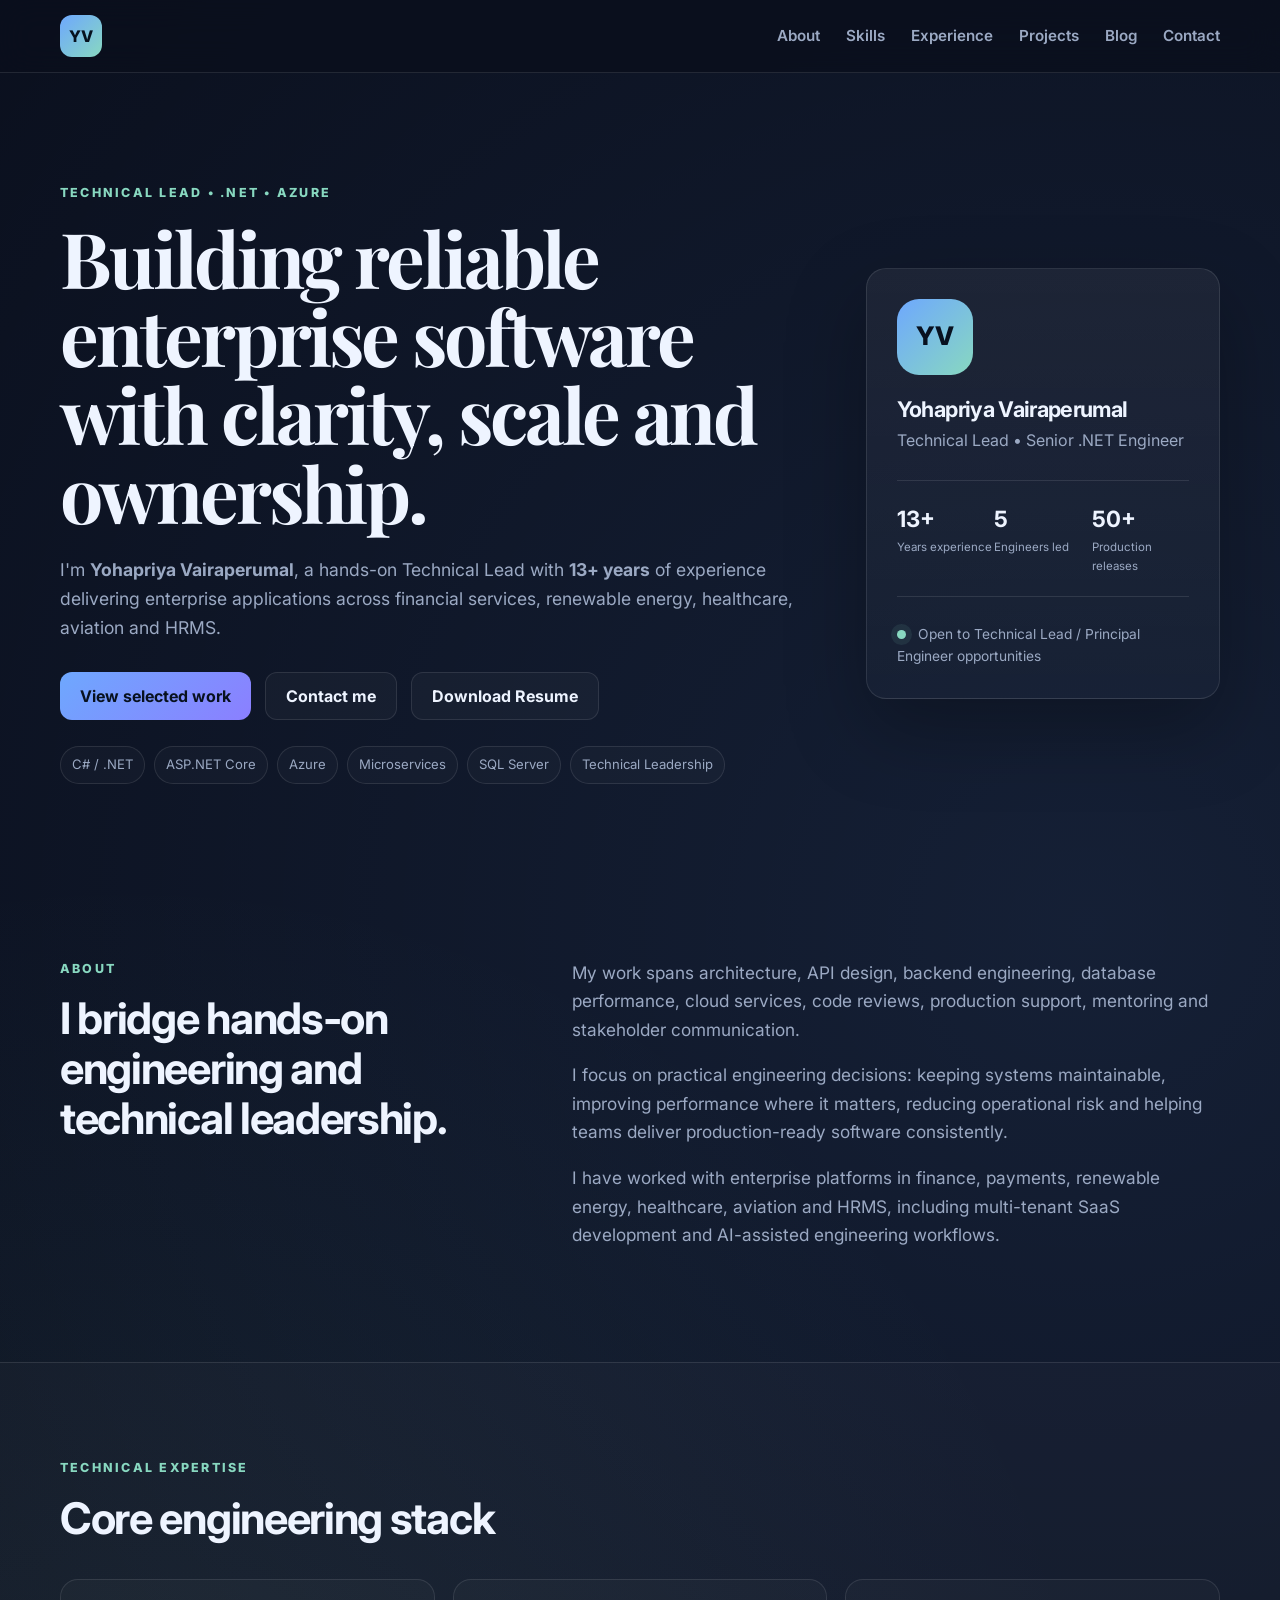
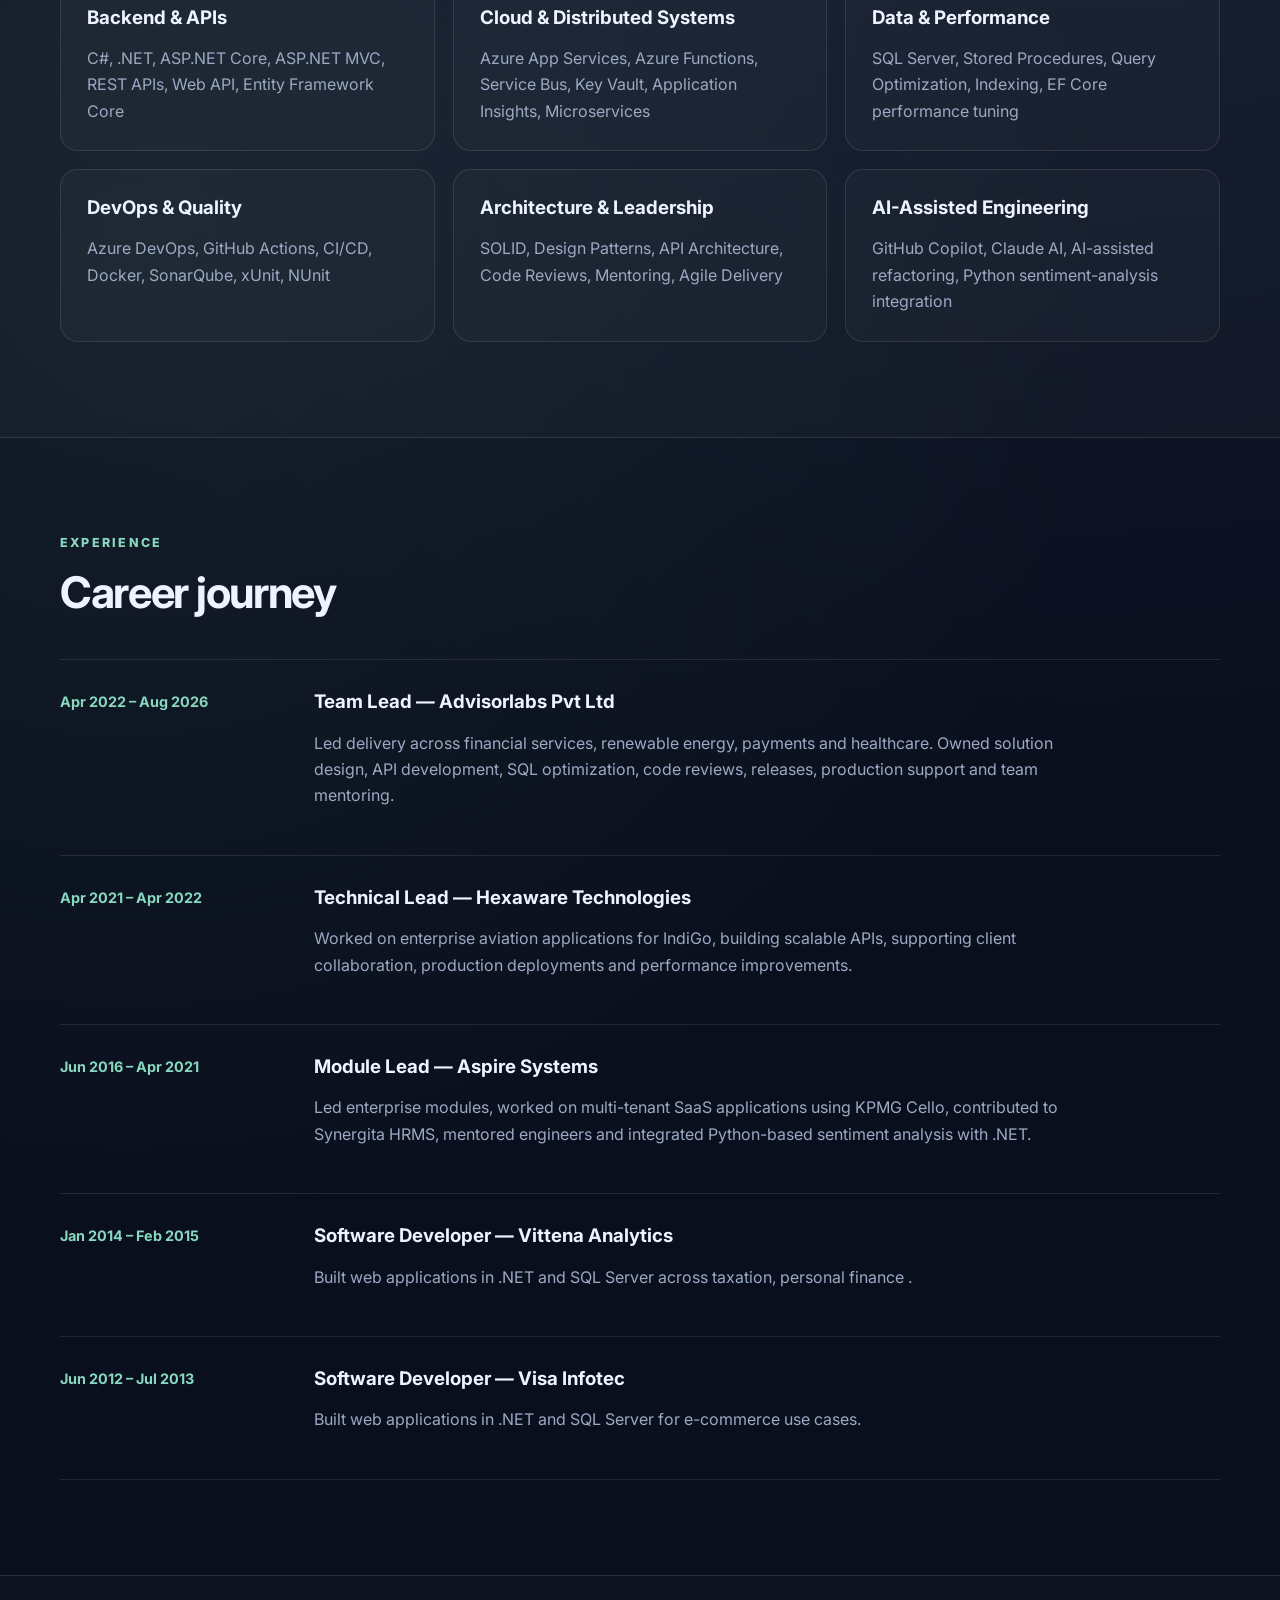
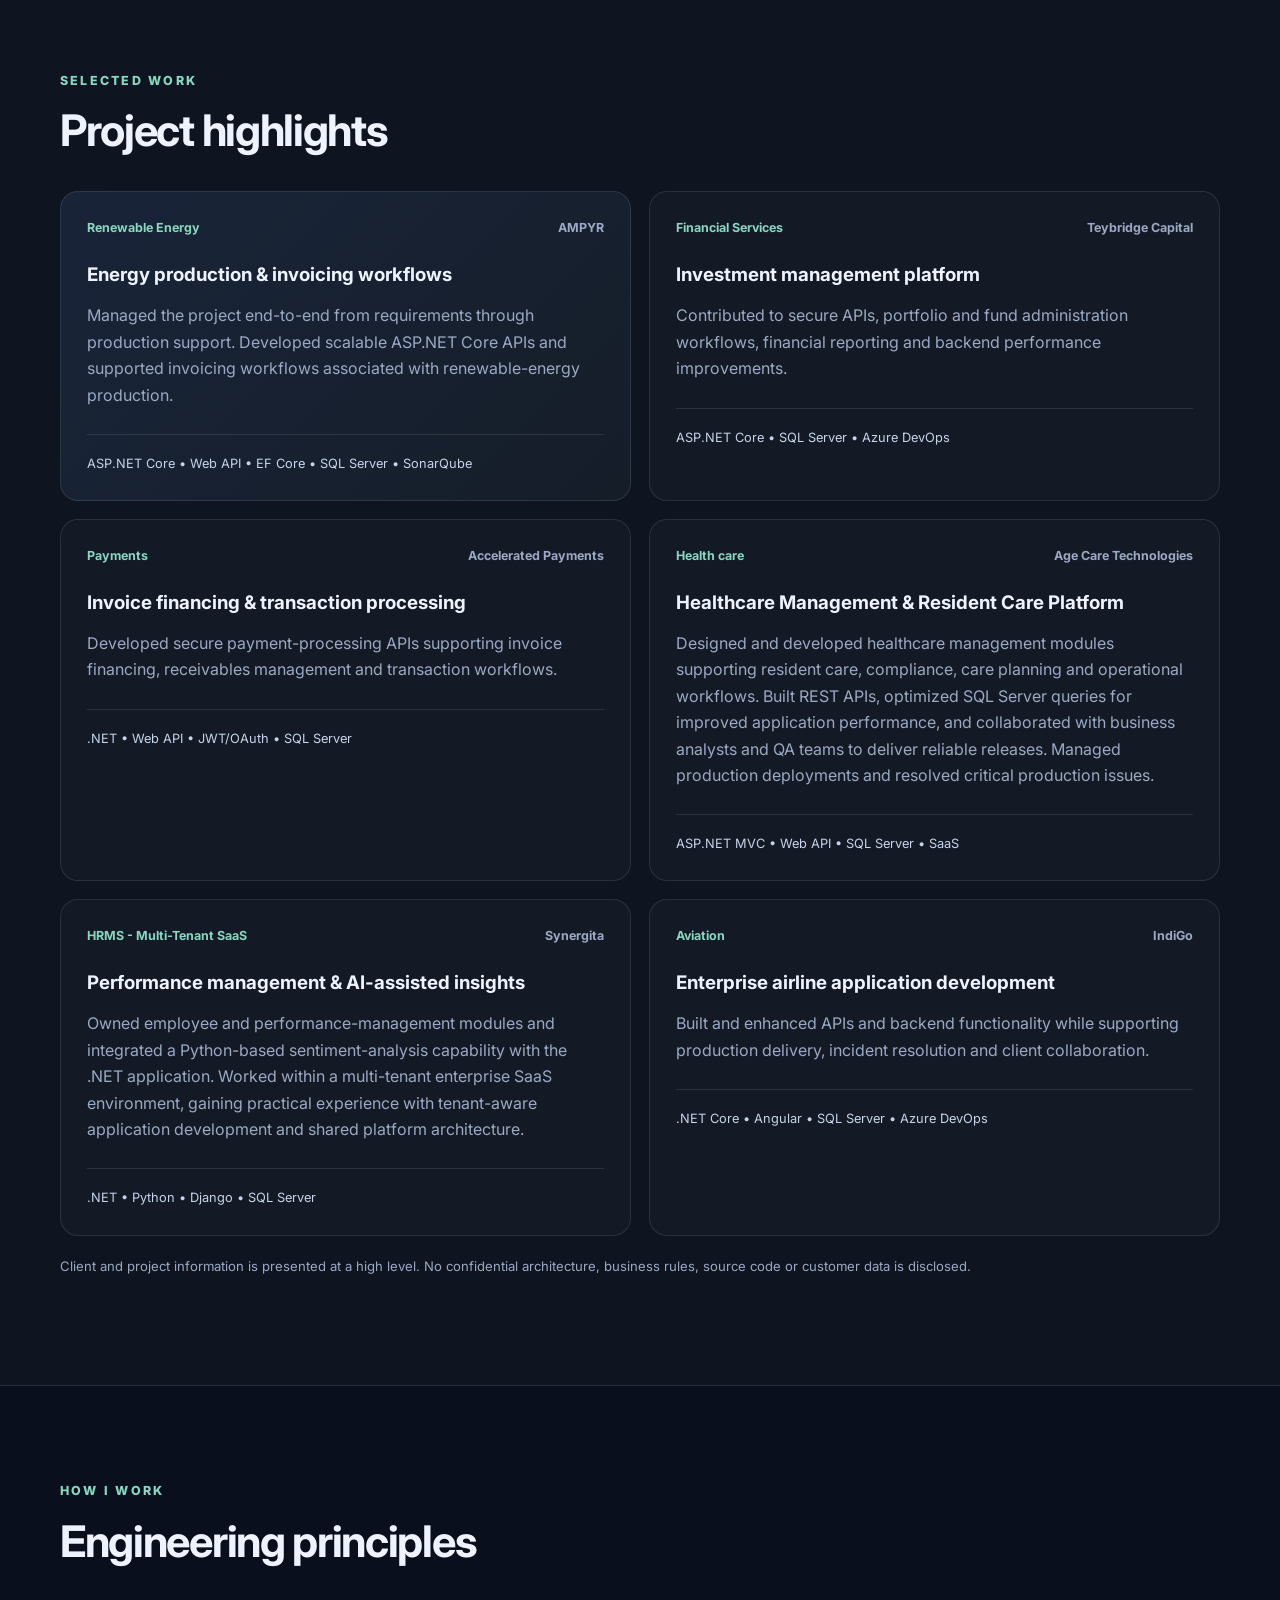
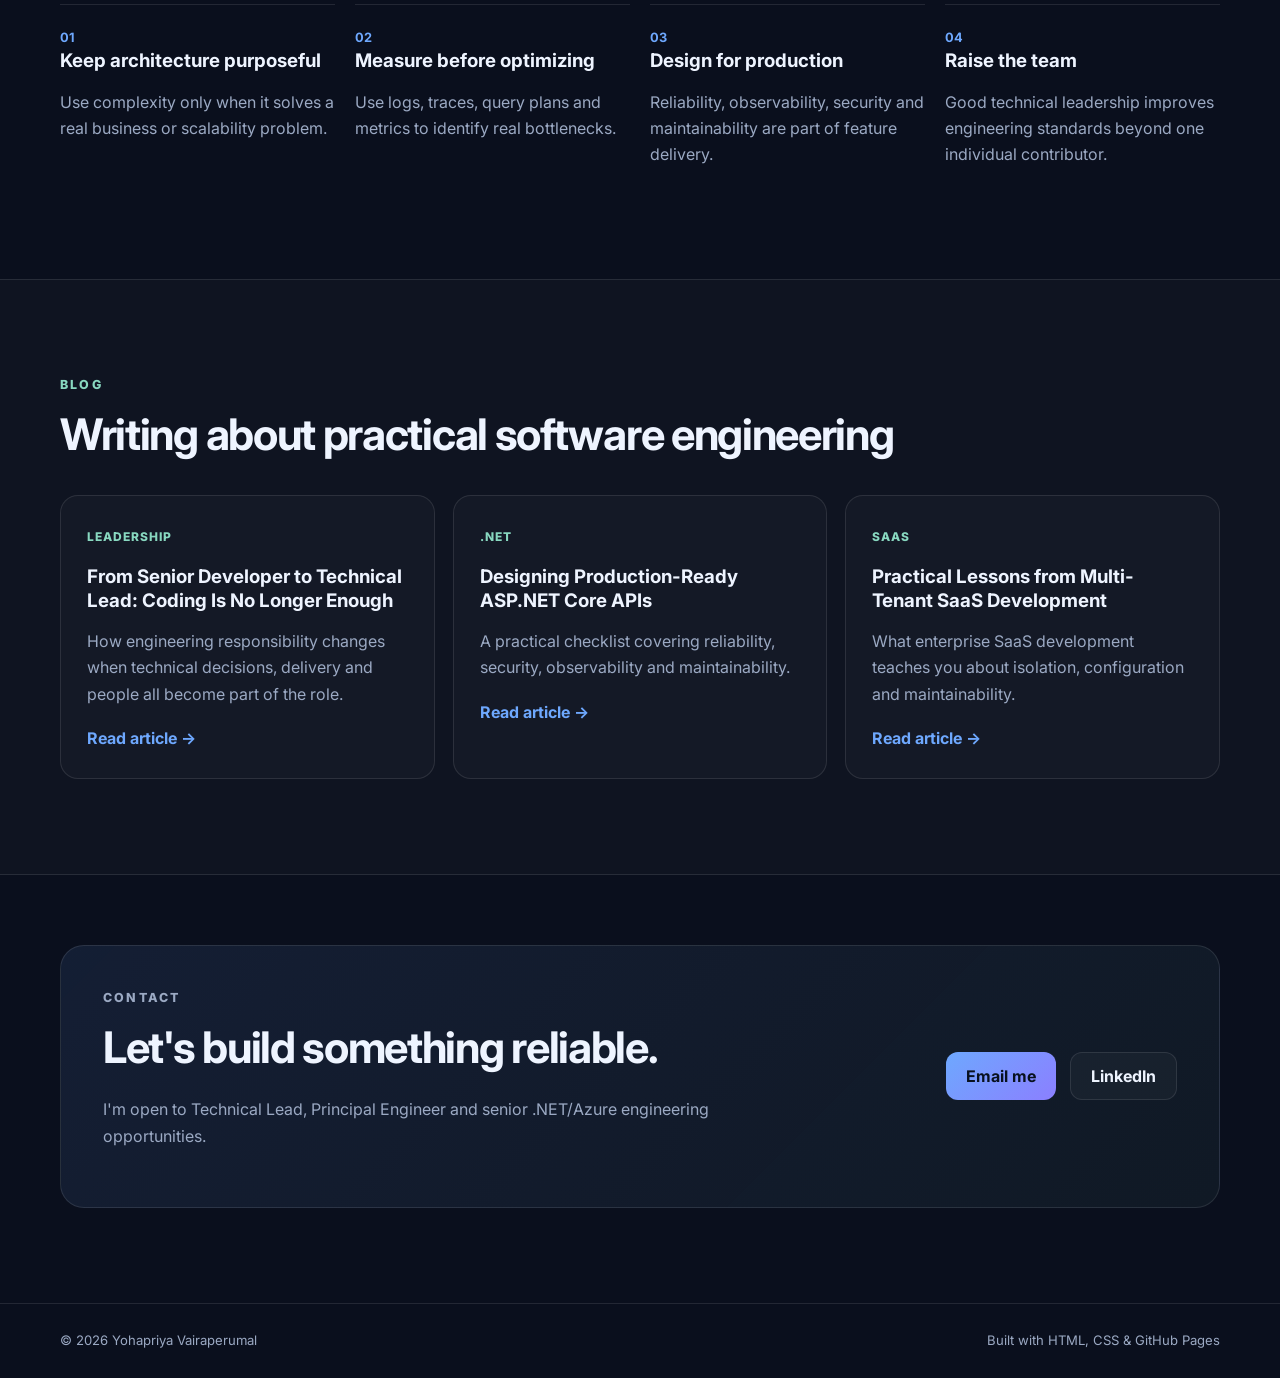
<file: index.html>
<!DOCTYPE html>
<html lang="en">
<head>
  <meta charset="UTF-8" />
  <meta name="viewport" content="width=device-width, initial-scale=1.0" />
  <meta name="description" content="Yohapriya Vairaperumal - Technical Lead with 13+ years of experience in .NET, Azure, enterprise applications, multi-tenant SaaS and cloud engineering." />
  <title>Yohapriya Vairaperumal | Technical Lead & .NET Azure Engineer</title>
  <link rel="preconnect" href="https://fonts.googleapis.com" />
  <link rel="preconnect" href="https://fonts.gstatic.com" crossorigin />
  <link href="https://fonts.googleapis.com/css2?family=Inter:wght@400;500;600;700;800&family=Playfair+Display:wght@700&display=swap" rel="stylesheet" />
  <link rel="stylesheet" href="styles.css" />
</head>
<body>
  <header class="site-header">
    <div class="container nav-wrap">
      <a class="brand" href="#home">YV</a>
      <nav class="nav" id="nav">
        <a href="#about">About</a>
        <a href="#skills">Skills</a>
        <a href="#experience">Experience</a>
        <a href="#projects">Projects</a>
        <a href="#blog">Blog</a>
        <a href="#contact">Contact</a>
      </nav>
      <button class="menu-btn" id="menuBtn" aria-label="Open navigation">☰</button>
    </div>
  </header>

  <main>
    <section class="hero" id="home">
      <div class="container hero-grid">
        <div>
          <p class="eyebrow">TECHNICAL LEAD • .NET • AZURE</p>
          <h1>Building reliable enterprise software with clarity, scale and ownership.</h1>
          <p class="hero-copy">
            I'm <strong>Yohapriya Vairaperumal</strong>, a hands-on Technical Lead with
            <strong>13+ years</strong> of experience delivering enterprise applications across
            financial services, renewable energy, healthcare, aviation and HRMS.
          </p>
          <div class="hero-actions">
            <a class="btn btn-primary" href="#projects">View selected work</a>
            <a class="btn btn-secondary" href="#contact">Contact me</a>
	    <a class="btn btn-secondary" href="Yohapriya_Vairaperumal.pdf" target="_blank" rel="noopener">Download Resume</a>
          </div>
          <div class="hero-tags">
            <span>C# / .NET</span><span>ASP.NET Core</span><span>Azure</span>
            <span>Microservices</span><span>SQL Server</span><span>Technical Leadership</span>
          </div>
        </div>

        <aside class="hero-card">
          <div class="initials">YV</div>
          <h2>Yohapriya Vairaperumal</h2>
          <p>Technical Lead • Senior .NET Engineer</p>
          <div class="quick-facts">
            <div><strong>13+</strong><span>Years experience</span></div>
            <div><strong>5</strong><span>Engineers led</span></div>
            <div><strong>50+</strong><span>Production releases</span></div>
          </div>
          <div class="availability">
            <span class="dot"></span>
            Open to Technical Lead / Principal Engineer opportunities
          </div>
        </aside>
      </div>
    </section>

    <section class="section" id="about">
      <div class="container two-col">
        <div>
          <p class="section-label">ABOUT</p>
          <h2>I bridge hands-on engineering and technical leadership.</h2>
        </div>
        <div class="prose">
          <p>My work spans architecture, API design, backend engineering, database performance,
          cloud services, code reviews, production support, mentoring and stakeholder communication.</p>
          <p>I focus on practical engineering decisions: keeping systems maintainable, improving
          performance where it matters, reducing operational risk and helping teams deliver
          production-ready software consistently.</p>
          <p>I have worked with enterprise platforms in finance, payments, renewable energy,
          healthcare, aviation and HRMS, including multi-tenant SaaS development and AI-assisted
          engineering workflows.</p>
        </div>
      </div>
    </section>

    <section class="section alt" id="skills">
      <div class="container">
        <p class="section-label">TECHNICAL EXPERTISE</p>
        <h2>Core engineering stack</h2>
        <div class="skill-grid">
          <article class="skill-card"><h3>Backend & APIs</h3><p>C#, .NET, ASP.NET Core, ASP.NET MVC, REST APIs, Web API, Entity Framework Core</p></article>
          <article class="skill-card"><h3>Cloud & Distributed Systems</h3><p>Azure App Services, Azure Functions, Service Bus, Key Vault, Application Insights, Microservices</p></article>
          <article class="skill-card"><h3>Data & Performance</h3><p>SQL Server, Stored Procedures, Query Optimization, Indexing, EF Core performance tuning</p></article>
          <article class="skill-card"><h3>DevOps & Quality</h3><p>Azure DevOps, GitHub Actions, CI/CD, Docker, SonarQube, xUnit, NUnit</p></article>
          <article class="skill-card"><h3>Architecture & Leadership</h3><p>SOLID, Design Patterns, API Architecture, Code Reviews, Mentoring, Agile Delivery</p></article>
          <article class="skill-card"><h3>AI-Assisted Engineering</h3><p>GitHub Copilot, Claude AI, AI-assisted refactoring, Python sentiment-analysis integration</p></article>
        </div>
      </div>
    </section>

    <section class="section" id="experience">
      <div class="container">
        <p class="section-label">EXPERIENCE</p>
        <h2>Career journey</h2>
        <div class="timeline">
          <article class="timeline-item">
            <div class="timeline-meta">Apr 2022 – Aug 2026</div>
            <div><h3>Team Lead — Advisorlabs Pvt Ltd</h3><p>Led delivery across financial services, renewable energy, payments and healthcare. Owned solution design, API development, SQL optimization, code reviews, releases, production support and team mentoring.</p></div>
          </article>
          <article class="timeline-item">
            <div class="timeline-meta">Apr 2021 – Apr 2022</div>
            <div><h3>Technical Lead — Hexaware Technologies</h3><p>Worked on enterprise aviation applications for IndiGo, building scalable APIs, supporting client collaboration, production deployments and performance improvements.</p></div>
          </article>
          <article class="timeline-item">
            <div class="timeline-meta">Jun 2016 – Apr 2021</div>
            <div><h3>Module Lead — Aspire Systems</h3><p>Led enterprise modules, worked on multi-tenant SaaS applications using KPMG Cello, contributed to Synergita HRMS, mentored engineers and integrated Python-based sentiment analysis with .NET.</p></div>
          </article>
          <article class="timeline-item">
            <div class="timeline-meta">Jan 2014 – Feb 2015</div>
            <div><h3>Software Developer — Vittena Analytics</h3><p>Built web applications in .NET and SQL Server across taxation, personal finance .</p></div>
          </article>
	  <article class="timeline-item">
            <div class="timeline-meta">Jun 2012 – Jul 2013</div>
            <div><h3>Software Developer — Visa Infotec</h3><p>Built web applications in .NET and SQL Server for e-commerce use cases.</p></div>
          </article>

        </div>
      </div>
    </section>

    <section class="section alt" id="projects">
      <div class="container">
        <p class="section-label">SELECTED WORK</p>
        <h2>Project highlights</h2>
        <div class="project-grid">
          <article class="project-card featured">
            <div class="project-top"><span class="project-domain">Renewable Energy</span><span class="project-year">AMPYR</span></div>
            <h3>Energy production & invoicing workflows</h3>
            <p>Managed the project end-to-end from requirements through production support. Developed scalable ASP.NET Core APIs and supported invoicing workflows associated with renewable-energy production.</p>
            <div class="project-footer">ASP.NET Core • Web API • EF Core • SQL Server • SonarQube</div>
          </article>
          <article class="project-card">
            <div class="project-top"><span class="project-domain">Financial Services</span><span class="project-year">Teybridge Capital</span></div>
            <h3>Investment management platform</h3>
            <p>Contributed to secure APIs, portfolio and fund administration workflows, financial reporting and backend performance improvements.</p>
            <div class="project-footer">ASP.NET Core • SQL Server • Azure DevOps</div>
          </article>
          <article class="project-card">
            <div class="project-top"><span class="project-domain">Payments</span><span class="project-year">Accelerated Payments</span></div>
            <h3>Invoice financing & transaction processing</h3>
            <p>Developed secure payment-processing APIs supporting invoice financing, receivables management and transaction workflows.</p>
            <div class="project-footer">.NET • Web API • JWT/OAuth • SQL Server</div>
          </article>
          <article class="project-card">
            <div class="project-top"><span class="project-domain">Health care</span><span class="project-year">Age Care Technologies</span></div>
            <h3>Healthcare Management & Resident Care Platform</h3>
            <p>Designed and developed healthcare management modules supporting resident care, compliance, care planning and operational workflows. Built REST APIs, optimized SQL Server queries for improved application performance, and collaborated with business analysts and QA teams to deliver reliable releases. Managed production deployments and resolved critical production issues.</p>
            <div class="project-footer">ASP.NET MVC • Web API • SQL Server • SaaS</div>
          </article>
          <article class="project-card">
            <div class="project-top"><span class="project-domain">HRMS - Multi-Tenant SaaS</span><span class="project-year">Synergita</span></div>
            <h3>Performance management & AI-assisted insights</h3>
            <p>Owned employee and performance-management modules and integrated a Python-based sentiment-analysis capability with the .NET application. Worked within a multi-tenant enterprise SaaS environment, gaining practical experience with tenant-aware application development and shared platform architecture.</p>
            <div class="project-footer">.NET • Python • Django • SQL Server</div>
          </article>
          <article class="project-card">
            <div class="project-top"><span class="project-domain">Aviation</span><span class="project-year">IndiGo</span></div>
            <h3>Enterprise airline application development</h3>
            <p>Built and enhanced APIs and backend functionality while supporting production delivery, incident resolution and client collaboration.</p>
            <div class="project-footer">.NET Core • Angular • SQL Server • Azure DevOps</div>
          </article>
        </div>
        <p class="confidentiality-note">Client and project information is presented at a high level. No confidential architecture, business rules, source code or customer data is disclosed.</p>
      </div>
    </section>

    <section class="section" id="principles">
      <div class="container">
        <p class="section-label">HOW I WORK</p>
        <h2>Engineering principles</h2>
        <div class="principle-grid">
          <article><strong>01</strong><h3>Keep architecture purposeful</h3><p>Use complexity only when it solves a real business or scalability problem.</p></article>
          <article><strong>02</strong><h3>Measure before optimizing</h3><p>Use logs, traces, query plans and metrics to identify real bottlenecks.</p></article>
          <article><strong>03</strong><h3>Design for production</h3><p>Reliability, observability, security and maintainability are part of feature delivery.</p></article>
          <article><strong>04</strong><h3>Raise the team</h3><p>Good technical leadership improves engineering standards beyond one individual contributor.</p></article>
        </div>
      </div>
    </section>

    <section class="section alt" id="blog">
      <div class="container">
        <p class="section-label">BLOG</p>
        <h2>Writing about practical software engineering</h2>
        <div class="blog-grid">
          <article class="blog-card"><span>Leadership</span><h3>From Senior Developer to Technical Lead: Coding Is No Longer Enough</h3><p>How engineering responsibility changes when technical decisions, delivery and people all become part of the role.</p><a href="blog/technical-lead.html">
    Read article →
</a></article>
          <article class="blog-card"><span>.NET</span><h3>Designing Production-Ready ASP.NET Core APIs</h3><p>A practical checklist covering reliability, security, observability and maintainability.</p>
			  <a href="blog/PRODReadyAPI.html">
    Read article →
</a></article>
          <article class="blog-card"><span>SaaS</span><h3>Practical Lessons from Multi-Tenant SaaS Development</h3><p>What enterprise SaaS development teaches you about isolation, configuration and maintainability.</p>
			 <a href="blog/multitenantsaas.html">
    Read article →
</a></article>
        </div>
      </div>
    </section>

    <section class="section contact-section" id="contact">
      <div class="container contact-card">
        <div>
          <p class="section-label">CONTACT</p>
          <h2>Let's build something reliable.</h2>
          <p>I'm open to Technical Lead, Principal Engineer and senior .NET/Azure engineering opportunities.</p>
        </div>
        <div class="contact-actions">
          <a class="btn btn-primary" href="mailto:yohapriya93@gmail.com">Email me</a>
          <a class="btn btn-secondary" href="https://www.linkedin.com/in/yohapriya-vairaperumal" target="_blank" rel="noopener">LinkedIn</a>
        </div>
      </div>
    </section>
  </main>

  <footer class="footer">
    <div class="container footer-wrap">
      <span>© <span id="year"></span> Yohapriya Vairaperumal</span>
      <span>Built with HTML, CSS & GitHub Pages</span>
    </div>
  </footer>

  <script src="script.js"></script>
</body>
</html>
</file>
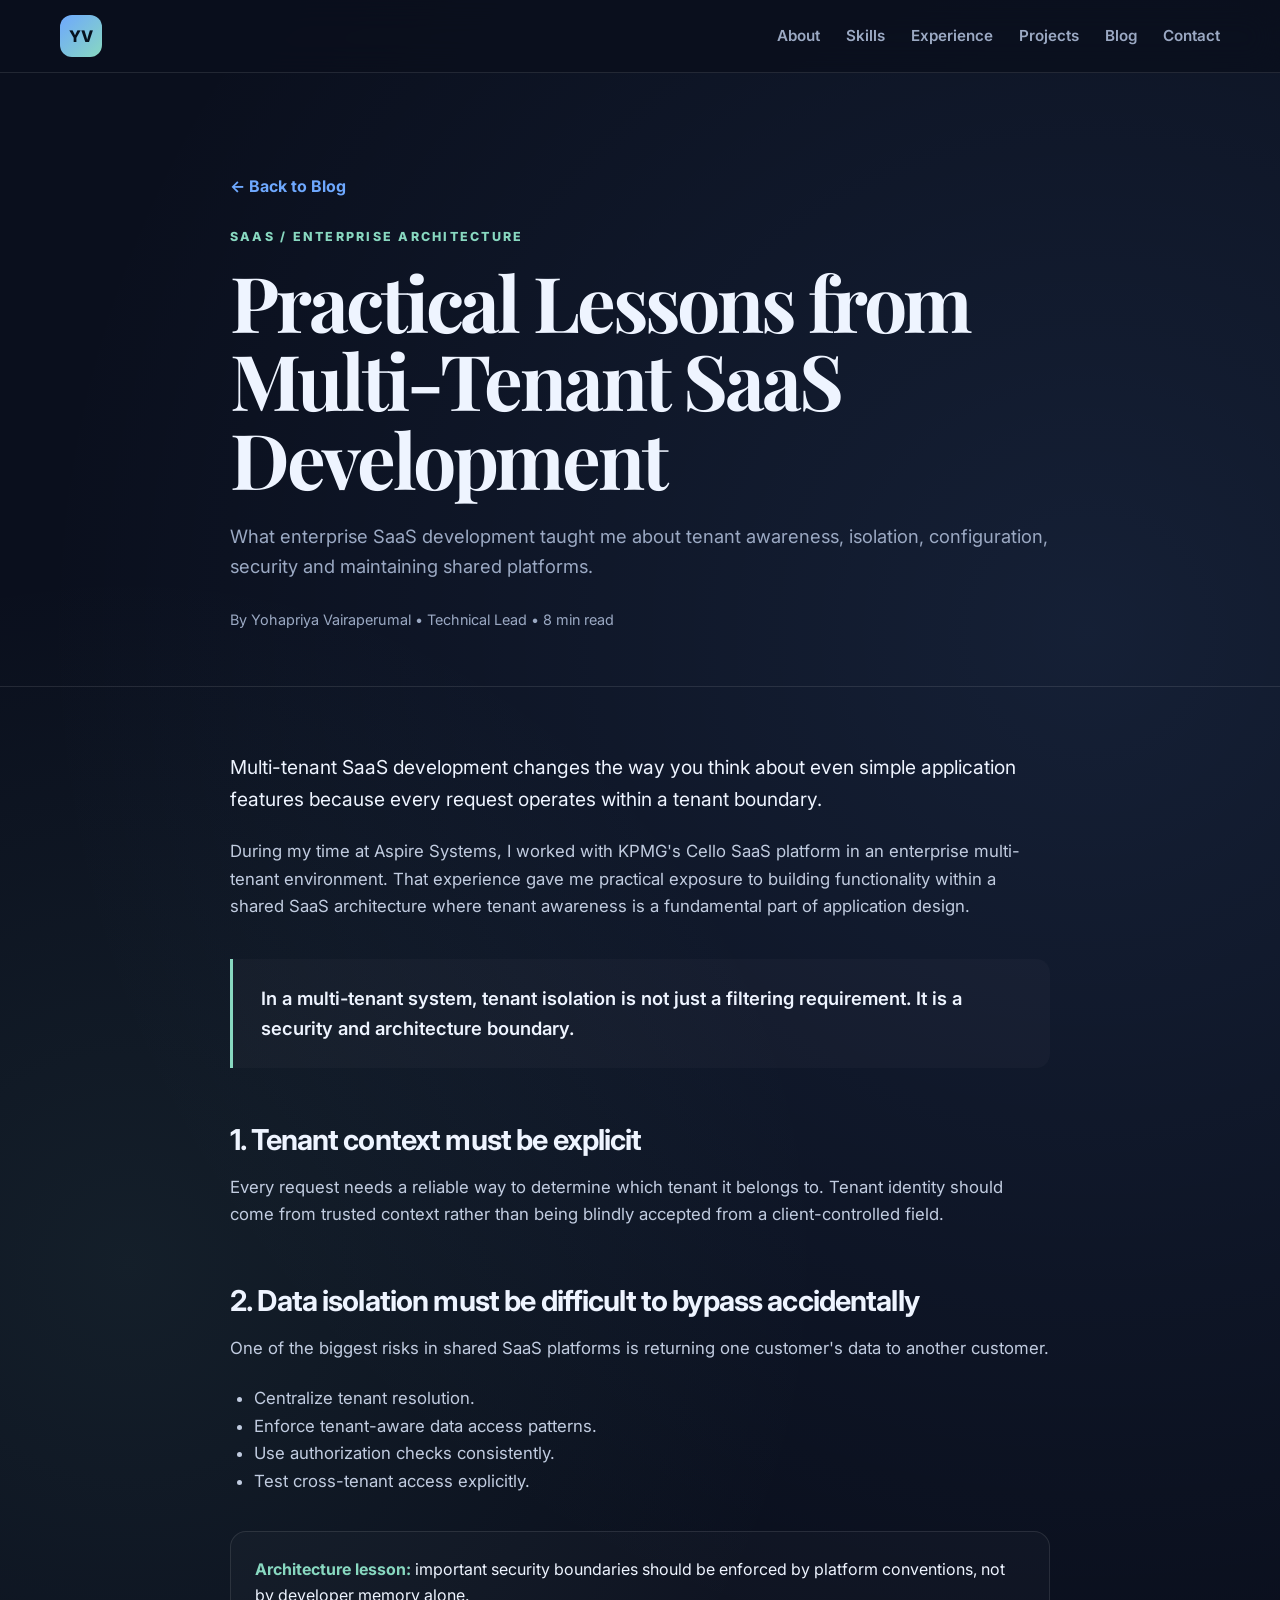
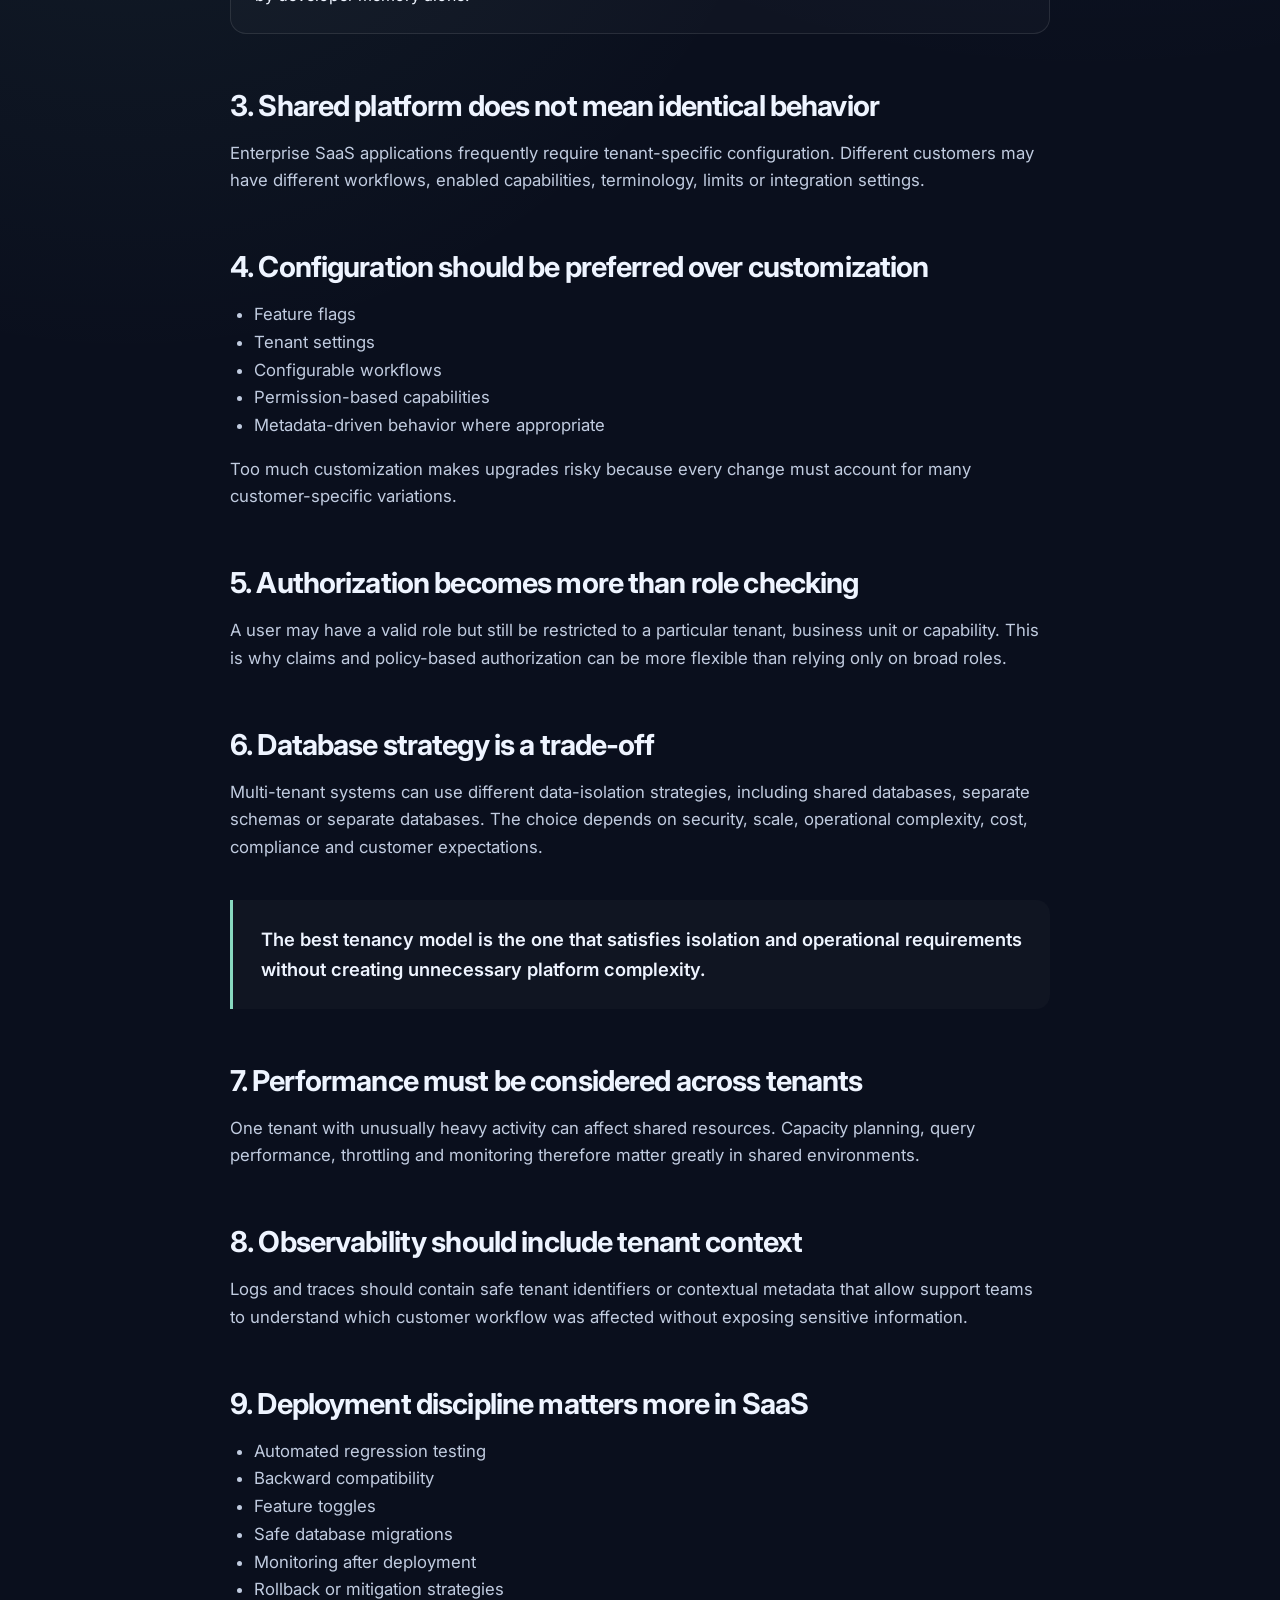
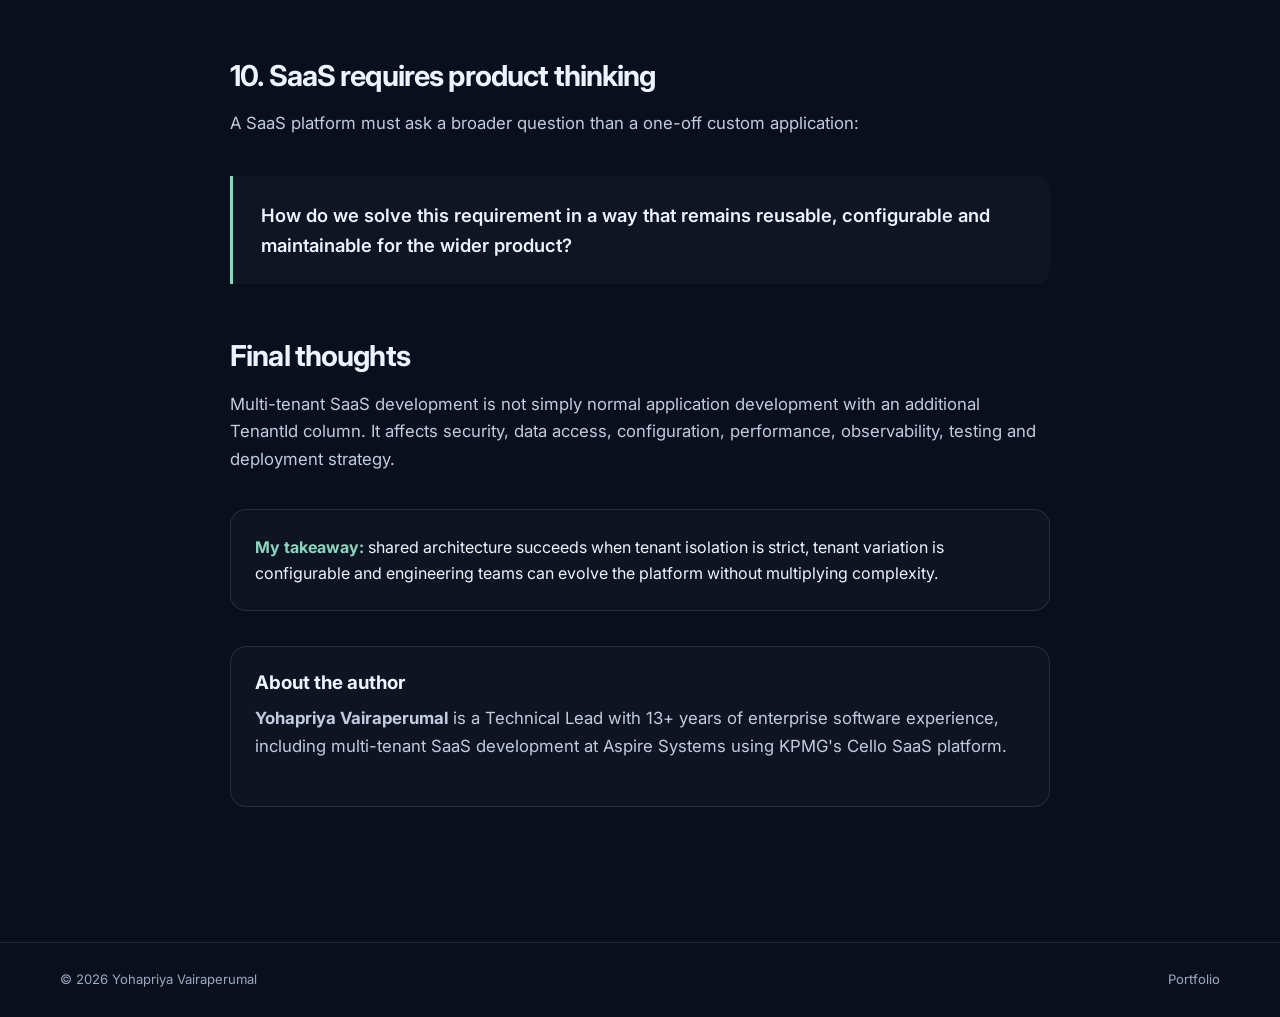
<file: blog/multitenantsaas.html>
<!DOCTYPE html><html lang="en"><head><meta charset="UTF-8"><meta name="viewport" content="width=device-width, initial-scale=1.0">
<title>Practical Lessons from Multi-Tenant SaaS Development | Yohapriya Vairaperumal</title>
<meta name="description" content="Practical lessons from enterprise multi-tenant SaaS development, covering tenant isolation, configuration, authorization, observability and maintainability.">

<link rel="preconnect" href="https://fonts.googleapis.com">
<link rel="preconnect" href="https://fonts.gstatic.com" crossorigin>
<link href="https://fonts.googleapis.com/css2?family=Inter:wght@400;500;600;700;800&family=Playfair+Display:wght@700&display=swap" rel="stylesheet">
<link rel="stylesheet" href="../styles.css">
<style>
.article-hero{padding:100px 0 55px;border-bottom:1px solid var(--line)}
.article-container{width:min(820px,calc(100% - 40px));margin:0 auto}
.article-hero h1{font-size:clamp(2.7rem,6vw,4.8rem)}
.article-subtitle,.article-meta{color:var(--muted)}
.article-subtitle{font-size:1.15rem}.article-meta{margin-top:26px;font-size:.9rem}
.article{padding:65px 0 100px}.article p,.article li{color:#c1cce0;font-size:1.05rem}
.article p{margin:0 0 22px}.article h2{font-size:1.8rem;margin-top:55px;margin-bottom:18px}
.article ul{padding-left:24px}.lead{font-size:1.2rem!important;color:var(--text)!important}
.quote{margin:38px 0;padding:24px 28px;border-left:3px solid var(--accent-2);background:rgba(255,255,255,.025);border-radius:0 14px 14px 0;font-size:1.15rem;font-weight:600}
.lesson,.author-card{margin:35px 0;padding:24px;border:1px solid var(--line);border-radius:16px;background:rgba(255,255,255,.025)}
.lesson strong{color:var(--accent-2)}.back-link{display:inline-block;margin-bottom:28px;color:var(--accent);font-weight:700}
code{background:rgba(255,255,255,.06);padding:2px 6px;border-radius:6px}
</style>
</head><body>
<header class="site-header"><div class="container nav-wrap">
<a class="brand" href="../index.html">YV</a>
<nav class="nav" id="nav">
<a href="../index.html#about">About</a><a href="../index.html#skills">Skills</a><a href="../index.html#experience">Experience</a><a href="../index.html#projects">Projects</a><a href="../index.html#blog">Blog</a><a href="../index.html#contact">Contact</a>
</nav><button class="menu-btn" id="menuBtn" aria-label="Open navigation">☰</button>
</div></header>

<main>
<section class="article-hero"><div class="article-container">
<a class="back-link" href="../index.html#blog">← Back to Blog</a>
<p class="section-label">SAAS / ENTERPRISE ARCHITECTURE</p>
<h1>Practical Lessons from Multi-Tenant SaaS Development</h1>
<p class="article-subtitle">What enterprise SaaS development taught me about tenant awareness, isolation, configuration, security and maintaining shared platforms.</p>
<div class="article-meta">By Yohapriya Vairaperumal • Technical Lead • 8 min read</div>
</div></section>

<article class="article"><div class="article-container">
<p class="lead">Multi-tenant SaaS development changes the way you think about even simple application features because every request operates within a tenant boundary.</p>
<p>During my time at Aspire Systems, I worked with KPMG's Cello SaaS platform in an enterprise multi-tenant environment. That experience gave me practical exposure to building functionality within a shared SaaS architecture where tenant awareness is a fundamental part of application design.</p>
<div class="quote">In a multi-tenant system, tenant isolation is not just a filtering requirement. It is a security and architecture boundary.</div>

<h2>1. Tenant context must be explicit</h2>
<p>Every request needs a reliable way to determine which tenant it belongs to. Tenant identity should come from trusted context rather than being blindly accepted from a client-controlled field.</p>

<h2>2. Data isolation must be difficult to bypass accidentally</h2>
<p>One of the biggest risks in shared SaaS platforms is returning one customer's data to another customer.</p>
<ul><li>Centralize tenant resolution.</li><li>Enforce tenant-aware data access patterns.</li><li>Use authorization checks consistently.</li><li>Test cross-tenant access explicitly.</li></ul>
<div class="lesson"><strong>Architecture lesson:</strong> important security boundaries should be enforced by platform conventions, not by developer memory alone.</div>

<h2>3. Shared platform does not mean identical behavior</h2>
<p>Enterprise SaaS applications frequently require tenant-specific configuration. Different customers may have different workflows, enabled capabilities, terminology, limits or integration settings.</p>

<h2>4. Configuration should be preferred over customization</h2>
<ul><li>Feature flags</li><li>Tenant settings</li><li>Configurable workflows</li><li>Permission-based capabilities</li><li>Metadata-driven behavior where appropriate</li></ul>
<p>Too much customization makes upgrades risky because every change must account for many customer-specific variations.</p>

<h2>5. Authorization becomes more than role checking</h2>
<p>A user may have a valid role but still be restricted to a particular tenant, business unit or capability. This is why claims and policy-based authorization can be more flexible than relying only on broad roles.</p>

<h2>6. Database strategy is a trade-off</h2>
<p>Multi-tenant systems can use different data-isolation strategies, including shared databases, separate schemas or separate databases. The choice depends on security, scale, operational complexity, cost, compliance and customer expectations.</p>
<div class="quote">The best tenancy model is the one that satisfies isolation and operational requirements without creating unnecessary platform complexity.</div>

<h2>7. Performance must be considered across tenants</h2>
<p>One tenant with unusually heavy activity can affect shared resources. Capacity planning, query performance, throttling and monitoring therefore matter greatly in shared environments.</p>

<h2>8. Observability should include tenant context</h2>
<p>Logs and traces should contain safe tenant identifiers or contextual metadata that allow support teams to understand which customer workflow was affected without exposing sensitive information.</p>

<h2>9. Deployment discipline matters more in SaaS</h2>
<ul><li>Automated regression testing</li><li>Backward compatibility</li><li>Feature toggles</li><li>Safe database migrations</li><li>Monitoring after deployment</li><li>Rollback or mitigation strategies</li></ul>

<h2>10. SaaS requires product thinking</h2>
<p>A SaaS platform must ask a broader question than a one-off custom application:</p>
<div class="quote">How do we solve this requirement in a way that remains reusable, configurable and maintainable for the wider product?</div>

<h2>Final thoughts</h2>
<p>Multi-tenant SaaS development is not simply normal application development with an additional TenantId column. It affects security, data access, configuration, performance, observability, testing and deployment strategy.</p>
<div class="lesson"><strong>My takeaway:</strong> shared architecture succeeds when tenant isolation is strict, tenant variation is configurable and engineering teams can evolve the platform without multiplying complexity.</div>

<div class="author-card"><h3>About the author</h3><p><strong>Yohapriya Vairaperumal</strong> is a Technical Lead with 13+ years of enterprise software experience, including multi-tenant SaaS development at Aspire Systems using KPMG's Cello SaaS platform.</p></div>
</div></article></main>

<footer class="footer"><div class="container footer-wrap"><span>© <span id="year"></span> Yohapriya Vairaperumal</span><a href="../index.html">Portfolio</a></div></footer>
<script src="../script.js"></script></body></html>
</file>
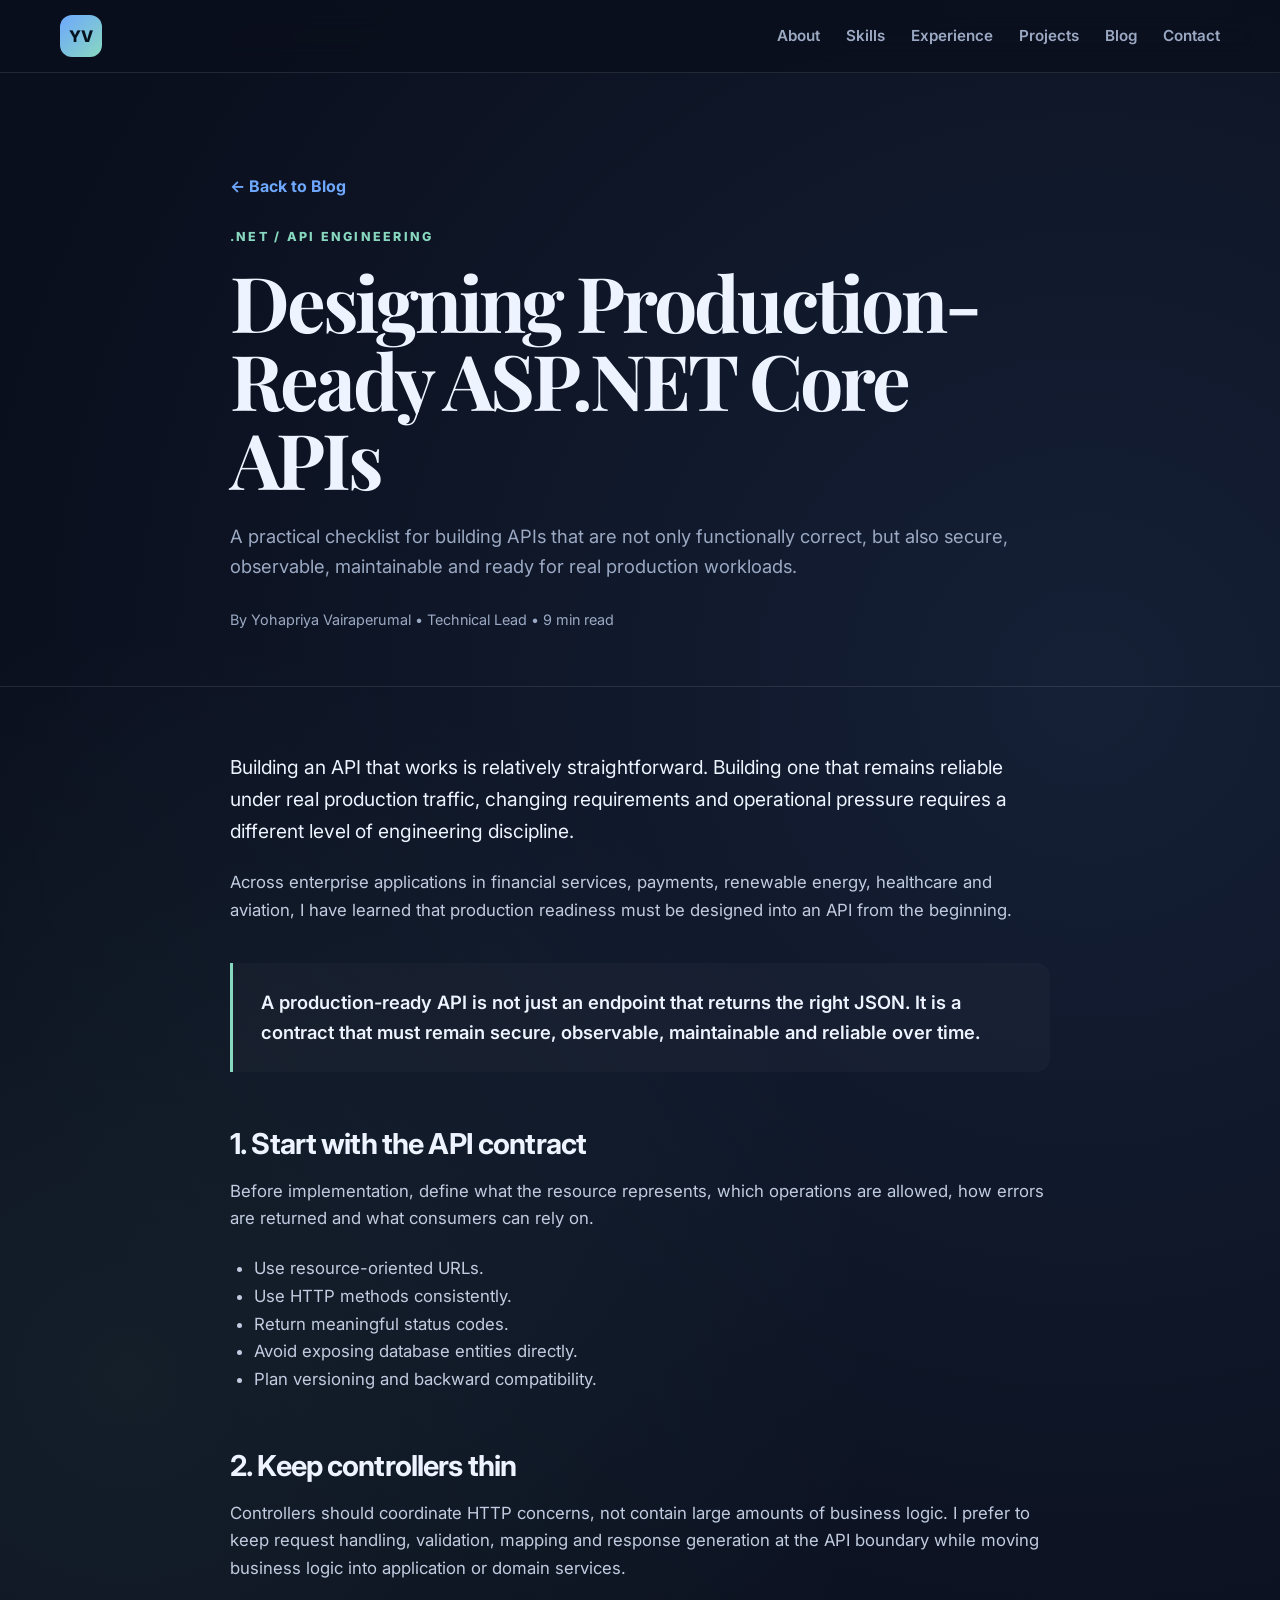
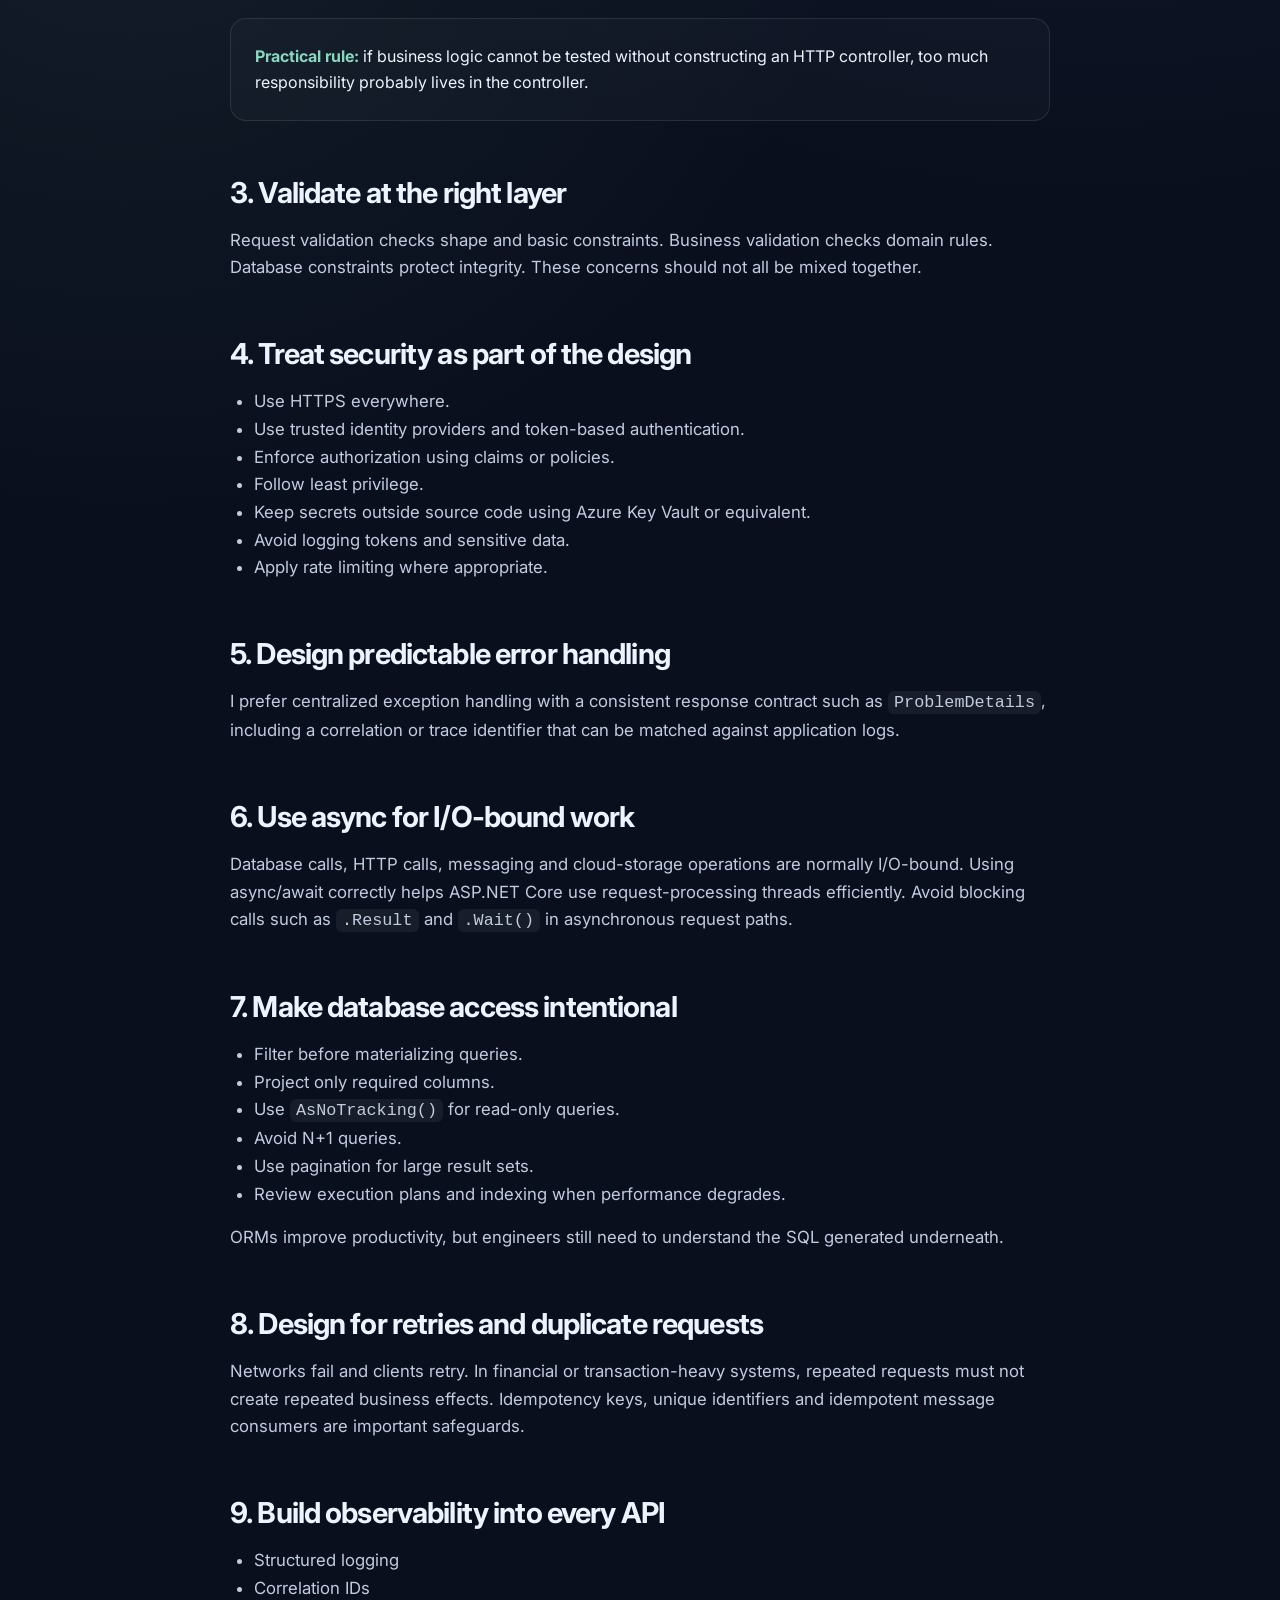
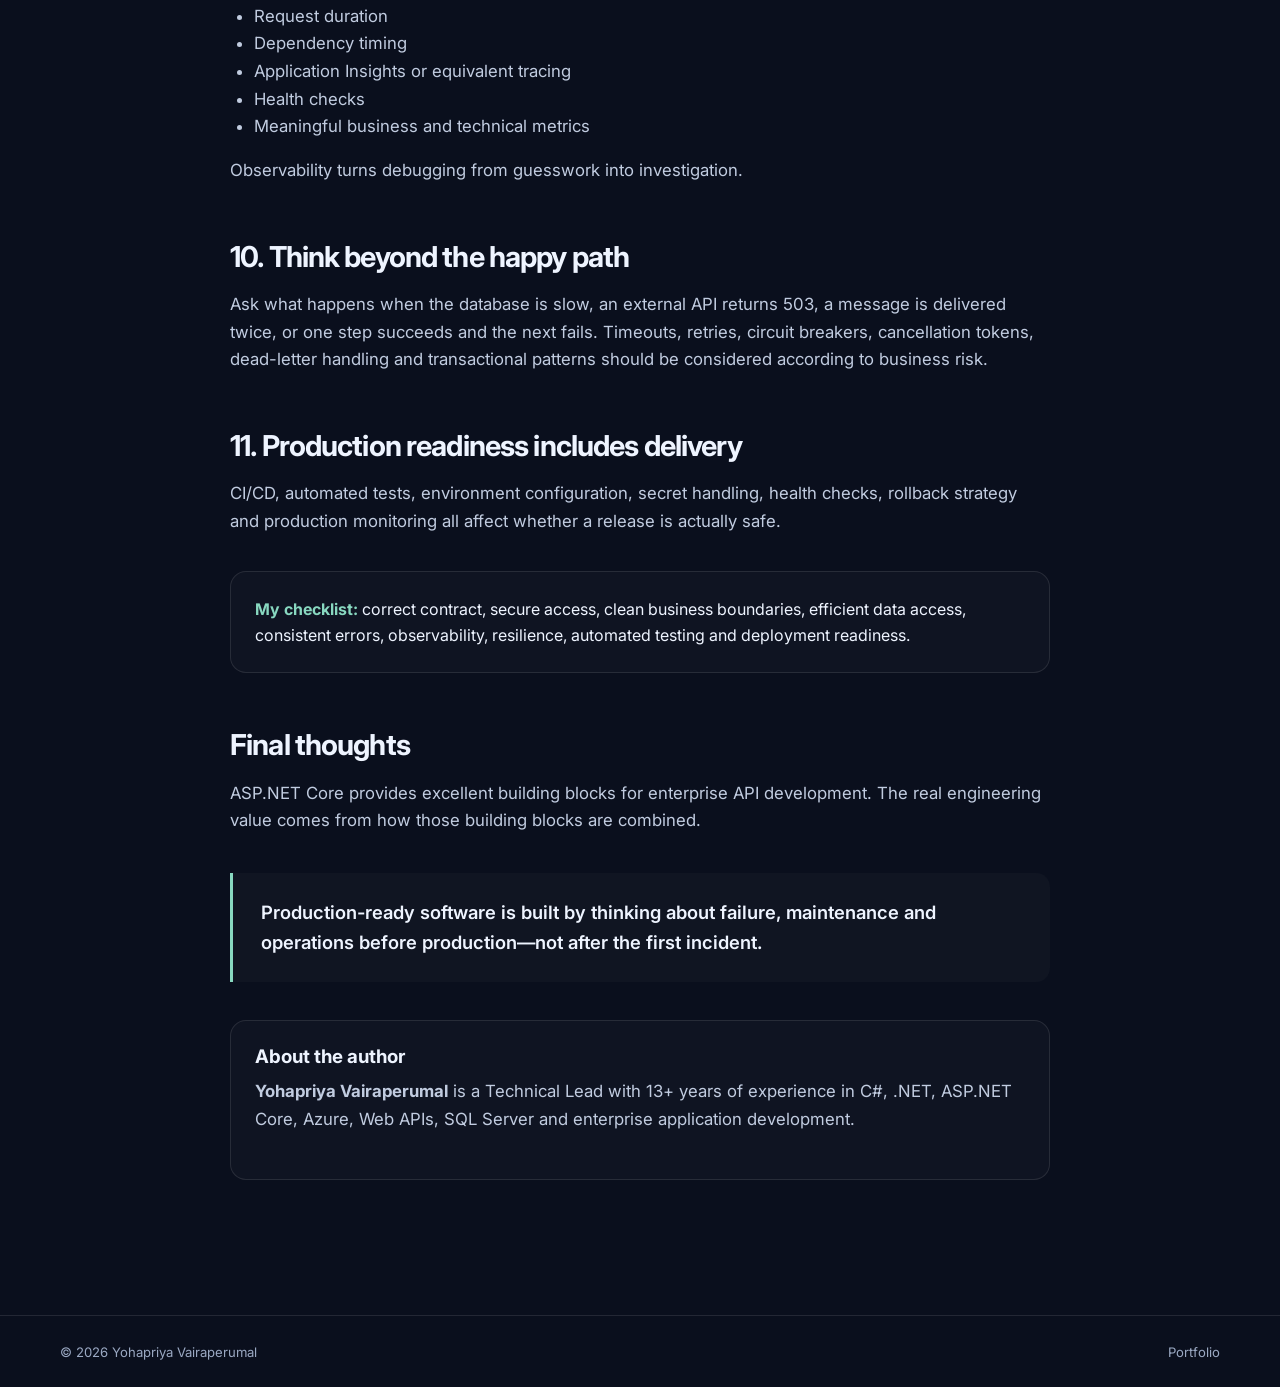
<file: blog/PRODReadyAPI.html>
<!DOCTYPE html><html lang="en"><head><meta charset="UTF-8"><meta name="viewport" content="width=device-width, initial-scale=1.0">
<title>Designing Production-Ready ASP.NET Core APIs | Yohapriya Vairaperumal</title>
<meta name="description" content="A practical Technical Lead perspective on building reliable, secure, observable and maintainable ASP.NET Core APIs for production environments.">

<link rel="preconnect" href="https://fonts.googleapis.com">
<link rel="preconnect" href="https://fonts.gstatic.com" crossorigin>
<link href="https://fonts.googleapis.com/css2?family=Inter:wght@400;500;600;700;800&family=Playfair+Display:wght@700&display=swap" rel="stylesheet">
<link rel="stylesheet" href="../styles.css">
<style>
.article-hero{padding:100px 0 55px;border-bottom:1px solid var(--line)}
.article-container{width:min(820px,calc(100% - 40px));margin:0 auto}
.article-hero h1{font-size:clamp(2.7rem,6vw,4.8rem)}
.article-subtitle,.article-meta{color:var(--muted)}
.article-subtitle{font-size:1.15rem}.article-meta{margin-top:26px;font-size:.9rem}
.article{padding:65px 0 100px}.article p,.article li{color:#c1cce0;font-size:1.05rem}
.article p{margin:0 0 22px}.article h2{font-size:1.8rem;margin-top:55px;margin-bottom:18px}
.article ul{padding-left:24px}.lead{font-size:1.2rem!important;color:var(--text)!important}
.quote{margin:38px 0;padding:24px 28px;border-left:3px solid var(--accent-2);background:rgba(255,255,255,.025);border-radius:0 14px 14px 0;font-size:1.15rem;font-weight:600}
.lesson,.author-card{margin:35px 0;padding:24px;border:1px solid var(--line);border-radius:16px;background:rgba(255,255,255,.025)}
.lesson strong{color:var(--accent-2)}.back-link{display:inline-block;margin-bottom:28px;color:var(--accent);font-weight:700}
code{background:rgba(255,255,255,.06);padding:2px 6px;border-radius:6px}
</style>
</head><body>
<header class="site-header"><div class="container nav-wrap">
<a class="brand" href="../index.html">YV</a>
<nav class="nav" id="nav">
<a href="../index.html#about">About</a><a href="../index.html#skills">Skills</a><a href="../index.html#experience">Experience</a><a href="../index.html#projects">Projects</a><a href="../index.html#blog">Blog</a><a href="../index.html#contact">Contact</a>
</nav><button class="menu-btn" id="menuBtn" aria-label="Open navigation">☰</button>
</div></header>

<main>
<section class="article-hero"><div class="article-container">
<a class="back-link" href="../index.html#blog">← Back to Blog</a>
<p class="section-label">.NET / API ENGINEERING</p>
<h1>Designing Production-Ready ASP.NET Core APIs</h1>
<p class="article-subtitle">A practical checklist for building APIs that are not only functionally correct, but also secure, observable, maintainable and ready for real production workloads.</p>
<div class="article-meta">By Yohapriya Vairaperumal • Technical Lead • 9 min read</div>
</div></section>

<article class="article"><div class="article-container">
<p class="lead">Building an API that works is relatively straightforward. Building one that remains reliable under real production traffic, changing requirements and operational pressure requires a different level of engineering discipline.</p>
<p>Across enterprise applications in financial services, payments, renewable energy, healthcare and aviation, I have learned that production readiness must be designed into an API from the beginning.</p>
<div class="quote">A production-ready API is not just an endpoint that returns the right JSON. It is a contract that must remain secure, observable, maintainable and reliable over time.</div>

<h2>1. Start with the API contract</h2>
<p>Before implementation, define what the resource represents, which operations are allowed, how errors are returned and what consumers can rely on.</p>
<ul><li>Use resource-oriented URLs.</li><li>Use HTTP methods consistently.</li><li>Return meaningful status codes.</li><li>Avoid exposing database entities directly.</li><li>Plan versioning and backward compatibility.</li></ul>

<h2>2. Keep controllers thin</h2>
<p>Controllers should coordinate HTTP concerns, not contain large amounts of business logic. I prefer to keep request handling, validation, mapping and response generation at the API boundary while moving business logic into application or domain services.</p>
<div class="lesson"><strong>Practical rule:</strong> if business logic cannot be tested without constructing an HTTP controller, too much responsibility probably lives in the controller.</div>

<h2>3. Validate at the right layer</h2>
<p>Request validation checks shape and basic constraints. Business validation checks domain rules. Database constraints protect integrity. These concerns should not all be mixed together.</p>

<h2>4. Treat security as part of the design</h2>
<ul><li>Use HTTPS everywhere.</li><li>Use trusted identity providers and token-based authentication.</li><li>Enforce authorization using claims or policies.</li><li>Follow least privilege.</li><li>Keep secrets outside source code using Azure Key Vault or equivalent.</li><li>Avoid logging tokens and sensitive data.</li><li>Apply rate limiting where appropriate.</li></ul>

<h2>5. Design predictable error handling</h2>
<p>I prefer centralized exception handling with a consistent response contract such as <code>ProblemDetails</code>, including a correlation or trace identifier that can be matched against application logs.</p>

<h2>6. Use async for I/O-bound work</h2>
<p>Database calls, HTTP calls, messaging and cloud-storage operations are normally I/O-bound. Using async/await correctly helps ASP.NET Core use request-processing threads efficiently. Avoid blocking calls such as <code>.Result</code> and <code>.Wait()</code> in asynchronous request paths.</p>

<h2>7. Make database access intentional</h2>
<ul><li>Filter before materializing queries.</li><li>Project only required columns.</li><li>Use <code>AsNoTracking()</code> for read-only queries.</li><li>Avoid N+1 queries.</li><li>Use pagination for large result sets.</li><li>Review execution plans and indexing when performance degrades.</li></ul>
<p>ORMs improve productivity, but engineers still need to understand the SQL generated underneath.</p>

<h2>8. Design for retries and duplicate requests</h2>
<p>Networks fail and clients retry. In financial or transaction-heavy systems, repeated requests must not create repeated business effects. Idempotency keys, unique identifiers and idempotent message consumers are important safeguards.</p>

<h2>9. Build observability into every API</h2>
<ul><li>Structured logging</li><li>Correlation IDs</li><li>Request duration</li><li>Dependency timing</li><li>Application Insights or equivalent tracing</li><li>Health checks</li><li>Meaningful business and technical metrics</li></ul>
<p>Observability turns debugging from guesswork into investigation.</p>

<h2>10. Think beyond the happy path</h2>
<p>Ask what happens when the database is slow, an external API returns 503, a message is delivered twice, or one step succeeds and the next fails. Timeouts, retries, circuit breakers, cancellation tokens, dead-letter handling and transactional patterns should be considered according to business risk.</p>

<h2>11. Production readiness includes delivery</h2>
<p>CI/CD, automated tests, environment configuration, secret handling, health checks, rollback strategy and production monitoring all affect whether a release is actually safe.</p>

<div class="lesson"><strong>My checklist:</strong> correct contract, secure access, clean business boundaries, efficient data access, consistent errors, observability, resilience, automated testing and deployment readiness.</div>

<h2>Final thoughts</h2>
<p>ASP.NET Core provides excellent building blocks for enterprise API development. The real engineering value comes from how those building blocks are combined.</p>
<div class="quote">Production-ready software is built by thinking about failure, maintenance and operations before production—not after the first incident.</div>

<div class="author-card"><h3>About the author</h3><p><strong>Yohapriya Vairaperumal</strong> is a Technical Lead with 13+ years of experience in C#, .NET, ASP.NET Core, Azure, Web APIs, SQL Server and enterprise application development.</p></div>
</div></article></main>

<footer class="footer"><div class="container footer-wrap"><span>© <span id="year"></span> Yohapriya Vairaperumal</span><a href="../index.html">Portfolio</a></div></footer>
<script src="../script.js"></script></body></html>
</file>
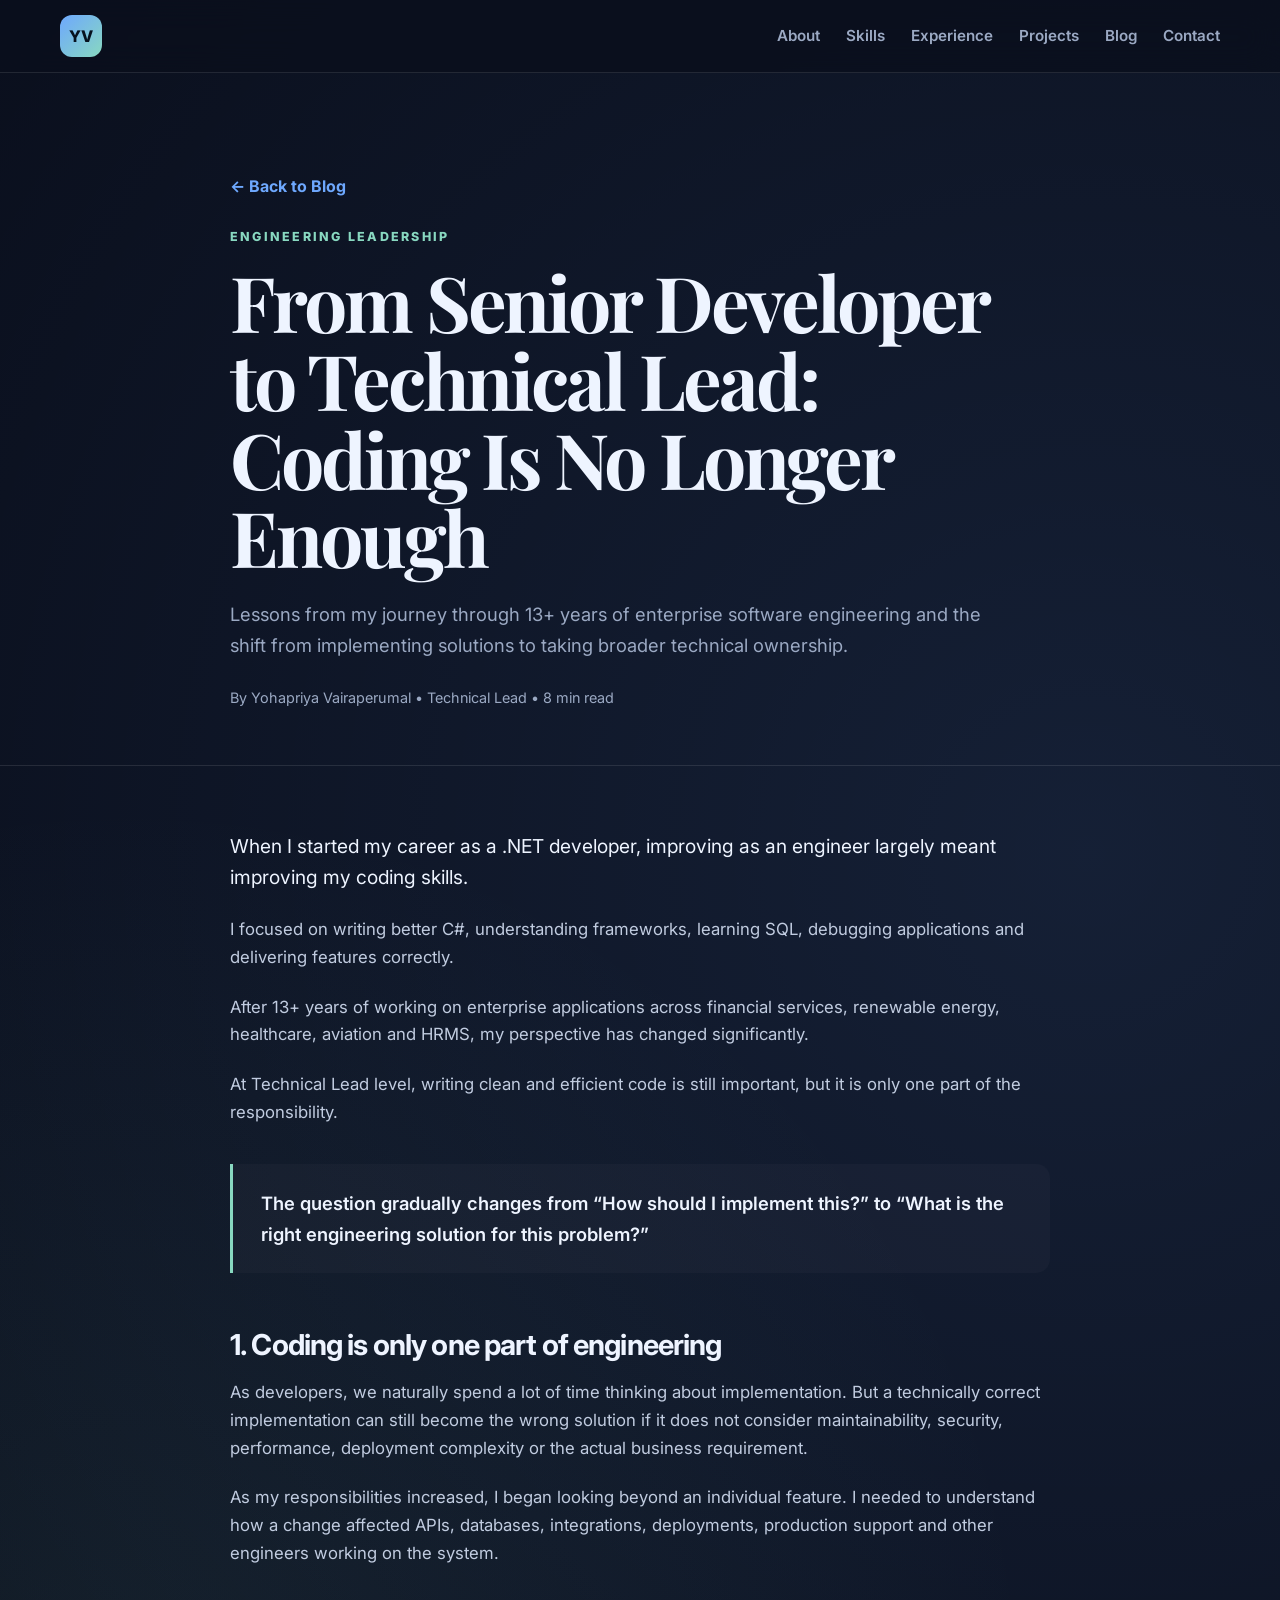
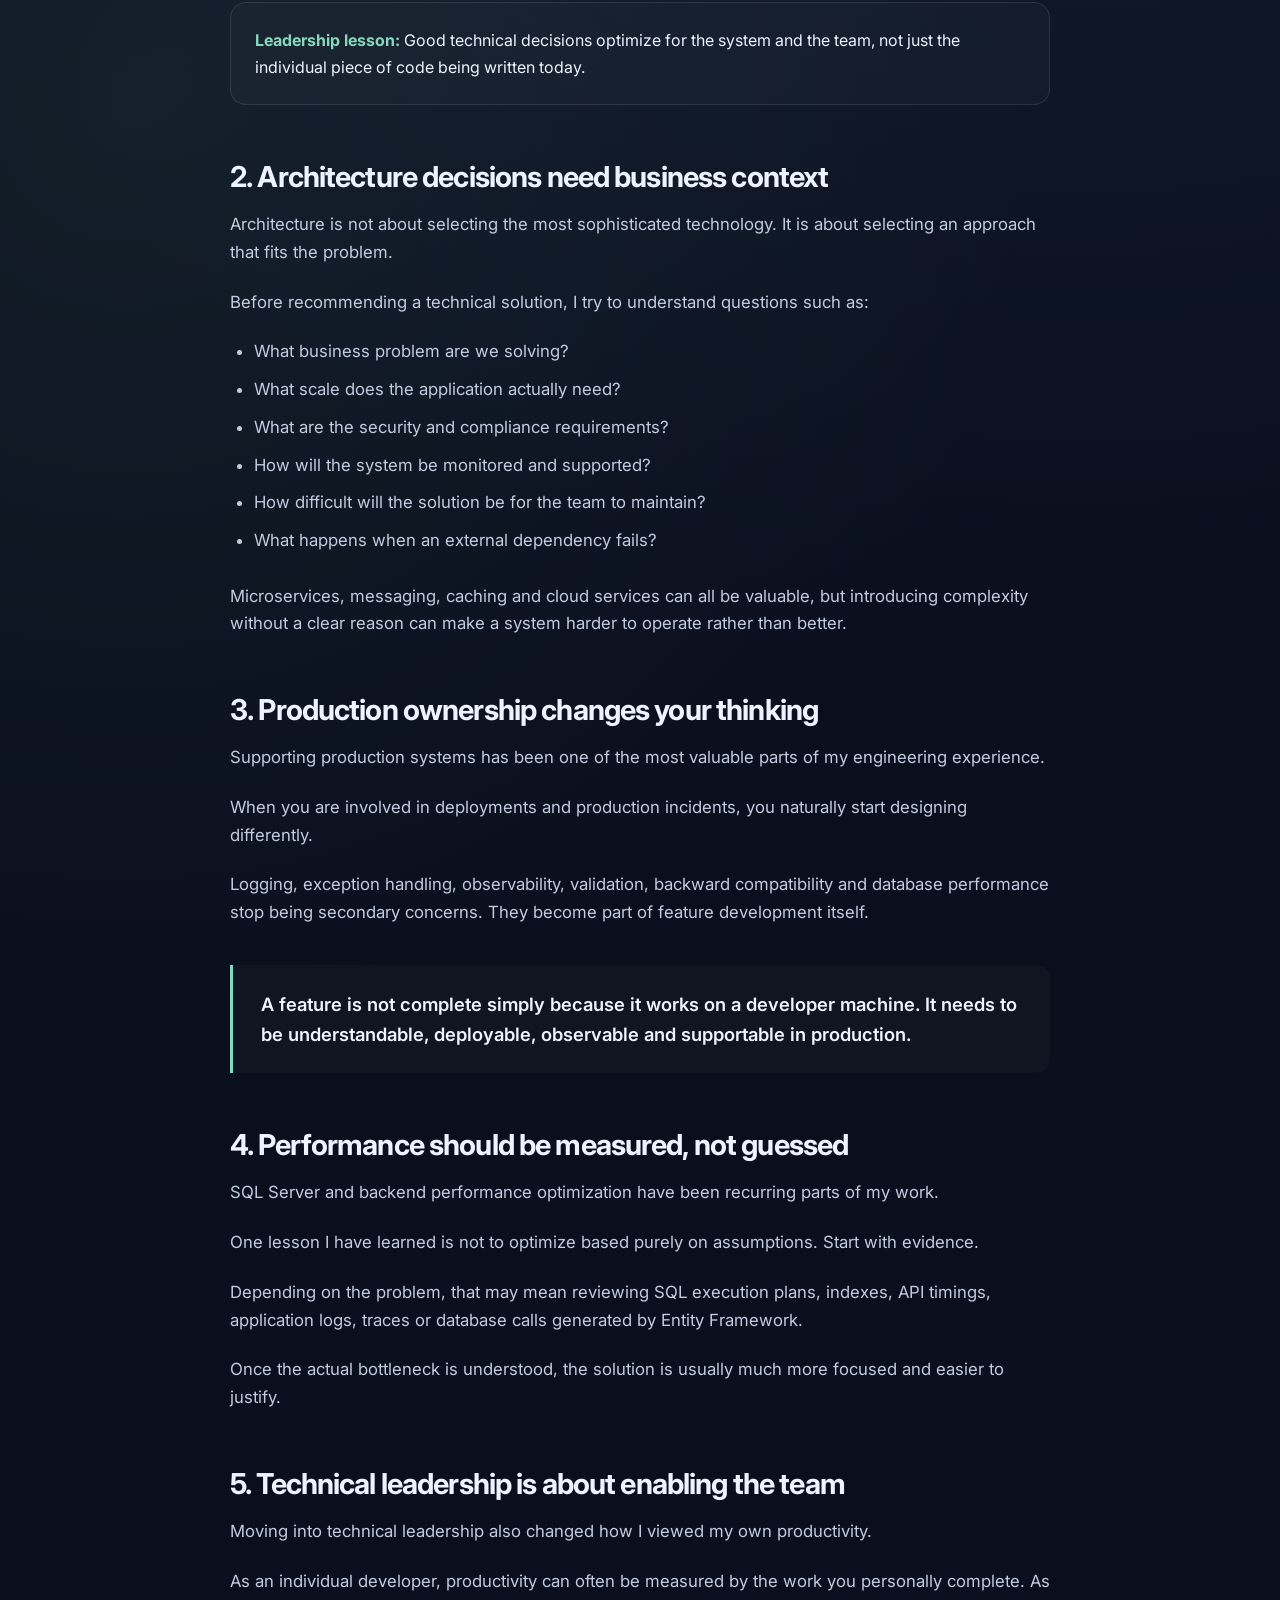
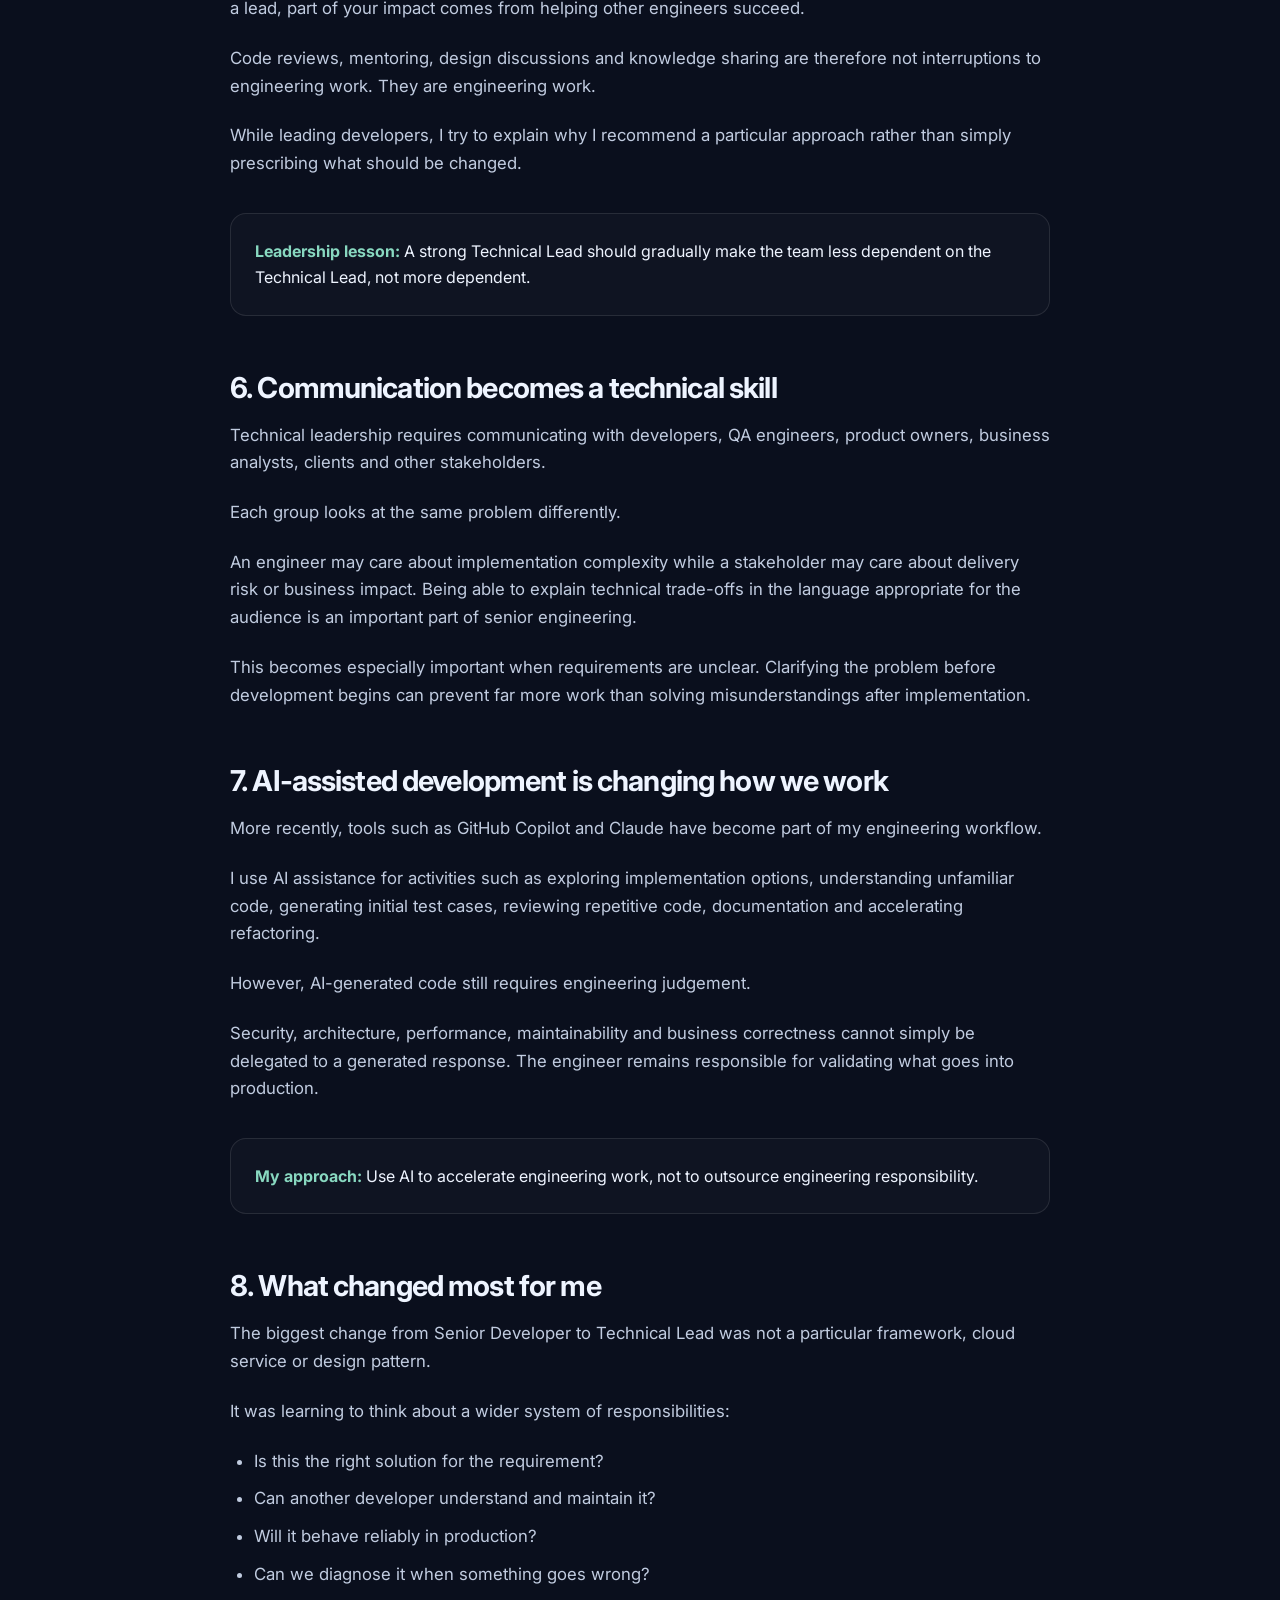
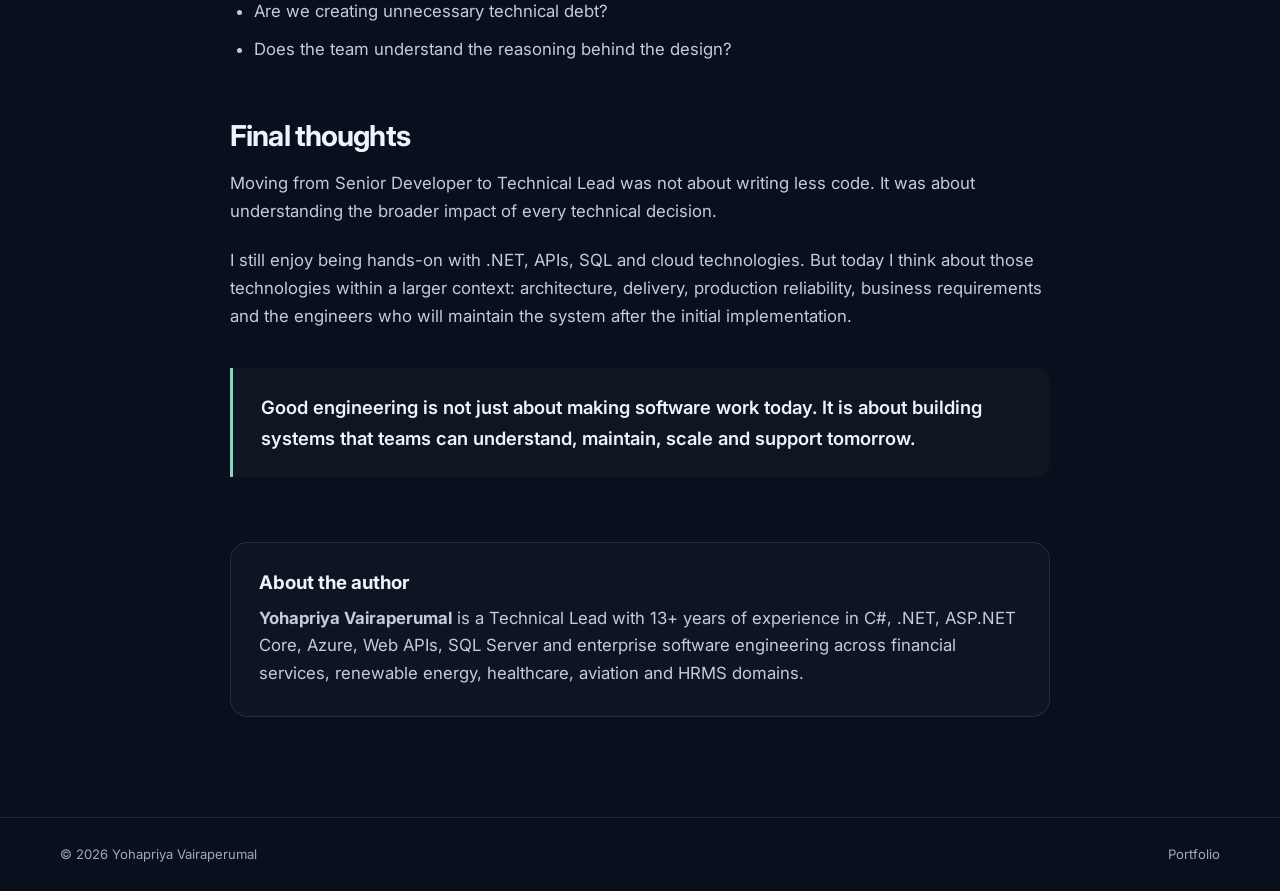
<file: blog/technical-lead.html>
<!DOCTYPE html>
<html lang="en">
<head>
  <meta charset="UTF-8">
  <meta name="viewport" content="width=device-width, initial-scale=1.0">

  <title>From Senior Developer to Technical Lead | Yohapriya Vairaperumal</title>

  <meta name="description"
        content="Lessons from 13+ years in software engineering on moving from Senior Developer to Technical Lead, covering architecture, production ownership, mentoring, communication and AI-assisted development.">

  <!-- Reuse the stylesheet from the portfolio root -->
  <link rel="preconnect" href="https://fonts.googleapis.com">
  <link rel="preconnect" href="https://fonts.gstatic.com" crossorigin>
  <link href="https://fonts.googleapis.com/css2?family=Inter:wght@400;500;600;700;800&family=Playfair+Display:wght@700&display=swap" rel="stylesheet">
  <link rel="stylesheet" href="../styles.css">

  <style>
    .article-hero {
      padding: 100px 0 55px;
      border-bottom: 1px solid var(--line);
    }

    .article-container {
      width: min(820px, calc(100% - 40px));
      margin: 0 auto;
    }

    .article-hero h1 {
      font-size: clamp(2.7rem, 6vw, 4.8rem);
      max-width: 900px;
    }

    .article-subtitle {
      color: var(--muted);
      font-size: 1.15rem;
      max-width: 760px;
    }

    .article-meta {
      margin-top: 26px;
      color: var(--muted);
      font-size: .9rem;
    }

    .article {
      padding: 65px 0 100px;
    }

    .article p,
    .article li {
      color: #c1cce0;
      font-size: 1.05rem;
    }

    .article p {
      margin: 0 0 22px;
    }

    .article h2 {
      font-size: 1.8rem;
      margin-top: 55px;
      margin-bottom: 18px;
    }

    .article h3 {
      margin-top: 32px;
    }

    .article ul {
      padding-left: 24px;
      margin-bottom: 28px;
    }

    .article li {
      margin-bottom: 10px;
    }

    .lead {
      font-size: 1.2rem !important;
      color: var(--text) !important;
    }

    .quote {
      margin: 38px 0;
      padding: 24px 28px;
      border-left: 3px solid var(--accent-2);
      background: rgba(255,255,255,.025);
      border-radius: 0 14px 14px 0;
      font-size: 1.15rem;
      font-weight: 600;
      color: var(--text);
    }

    .lesson {
      margin: 35px 0;
      padding: 24px;
      border: 1px solid var(--line);
      border-radius: 16px;
      background: rgba(255,255,255,.025);
    }

    .lesson strong {
      color: var(--accent-2);
    }

    .author-card {
      margin-top: 65px;
      padding: 28px;
      border: 1px solid var(--line);
      border-radius: 18px;
      background: rgba(255,255,255,.025);
    }

    .author-card h3 {
      margin-top: 0;
    }

    .author-card p {
      margin-bottom: 0;
    }

    .back-link {
      display: inline-block;
      margin-bottom: 28px;
      color: var(--accent);
      font-weight: 700;
    }

    @media (max-width: 680px) {
      .article-container {
        width: min(100% - 28px, 820px);
      }

      .article-hero {
        padding-top: 70px;
      }
    }
  </style>
</head>

<body>

<header class="site-header">
  <div class="container nav-wrap">
    <a class="brand" href="../index.html">YV</a>

    <nav class="nav" id="nav">
      <a href="../index.html#about">About</a>
      <a href="../index.html#skills">Skills</a>
      <a href="../index.html#experience">Experience</a>
      <a href="../index.html#projects">Projects</a>
      <a href="../index.html#blog">Blog</a>
      <a href="../index.html#contact">Contact</a>
    </nav>

    <button class="menu-btn" id="menuBtn" aria-label="Open navigation">☰</button>
  </div>
</header>

<main>

  <section class="article-hero">
    <div class="article-container">

      <a class="back-link" href="../index.html#blog">← Back to Blog</a>

      <p class="section-label">ENGINEERING LEADERSHIP</p>

      <h1>From Senior Developer to Technical Lead: Coding Is No Longer Enough</h1>

      <p class="article-subtitle">
        Lessons from my journey through 13+ years of enterprise software engineering
        and the shift from implementing solutions to taking broader technical ownership.
      </p>

      <div class="article-meta">
        By Yohapriya Vairaperumal • Technical Lead • 8 min read
      </div>

    </div>
  </section>

  <article class="article">
    <div class="article-container">

      <p class="lead">
        When I started my career as a .NET developer, improving as an engineer largely
        meant improving my coding skills.
      </p>

      <p>
        I focused on writing better C#, understanding frameworks, learning SQL,
        debugging applications and delivering features correctly.
      </p>

      <p>
        After 13+ years of working on enterprise applications across financial services,
        renewable energy, healthcare, aviation and HRMS, my perspective has changed
        significantly.
      </p>

      <p>
        At Technical Lead level, writing clean and efficient code is still important,
        but it is only one part of the responsibility.
      </p>

      <div class="quote">
        The question gradually changes from “How should I implement this?” to
        “What is the right engineering solution for this problem?”
      </div>


      <h2>1. Coding is only one part of engineering</h2>

      <p>
        As developers, we naturally spend a lot of time thinking about implementation.
        But a technically correct implementation can still become the wrong solution
        if it does not consider maintainability, security, performance, deployment
        complexity or the actual business requirement.
      </p>

      <p>
        As my responsibilities increased, I began looking beyond an individual feature.
        I needed to understand how a change affected APIs, databases, integrations,
        deployments, production support and other engineers working on the system.
      </p>

      <div class="lesson">
        <strong>Leadership lesson:</strong>
        Good technical decisions optimize for the system and the team, not just the
        individual piece of code being written today.
      </div>


      <h2>2. Architecture decisions need business context</h2>

      <p>
        Architecture is not about selecting the most sophisticated technology.
        It is about selecting an approach that fits the problem.
      </p>

      <p>
        Before recommending a technical solution, I try to understand questions such as:
      </p>

      <ul>
        <li>What business problem are we solving?</li>
        <li>What scale does the application actually need?</li>
        <li>What are the security and compliance requirements?</li>
        <li>How will the system be monitored and supported?</li>
        <li>How difficult will the solution be for the team to maintain?</li>
        <li>What happens when an external dependency fails?</li>
      </ul>

      <p>
        Microservices, messaging, caching and cloud services can all be valuable,
        but introducing complexity without a clear reason can make a system harder
        to operate rather than better.
      </p>


      <h2>3. Production ownership changes your thinking</h2>

      <p>
        Supporting production systems has been one of the most valuable parts of my
        engineering experience.
      </p>

      <p>
        When you are involved in deployments and production incidents, you naturally
        start designing differently.
      </p>

      <p>
        Logging, exception handling, observability, validation, backward compatibility
        and database performance stop being secondary concerns. They become part of
        feature development itself.
      </p>

      <div class="quote">
        A feature is not complete simply because it works on a developer machine.
        It needs to be understandable, deployable, observable and supportable in production.
      </div>


      <h2>4. Performance should be measured, not guessed</h2>

      <p>
        SQL Server and backend performance optimization have been recurring parts of
        my work.
      </p>

      <p>
        One lesson I have learned is not to optimize based purely on assumptions.
        Start with evidence.
      </p>

      <p>
        Depending on the problem, that may mean reviewing SQL execution plans,
        indexes, API timings, application logs, traces or database calls generated
        by Entity Framework.
      </p>

      <p>
        Once the actual bottleneck is understood, the solution is usually much more
        focused and easier to justify.
      </p>


      <h2>5. Technical leadership is about enabling the team</h2>

      <p>
        Moving into technical leadership also changed how I viewed my own productivity.
      </p>

      <p>
        As an individual developer, productivity can often be measured by the work
        you personally complete. As a lead, part of your impact comes from helping
        other engineers succeed.
      </p>

      <p>
        Code reviews, mentoring, design discussions and knowledge sharing are therefore
        not interruptions to engineering work. They are engineering work.
      </p>

      <p>
        While leading developers, I try to explain why I recommend a particular
        approach rather than simply prescribing what should be changed.
      </p>

      <div class="lesson">
        <strong>Leadership lesson:</strong>
        A strong Technical Lead should gradually make the team less dependent on the
        Technical Lead, not more dependent.
      </div>


      <h2>6. Communication becomes a technical skill</h2>

      <p>
        Technical leadership requires communicating with developers, QA engineers,
        product owners, business analysts, clients and other stakeholders.
      </p>

      <p>
        Each group looks at the same problem differently.
      </p>

      <p>
        An engineer may care about implementation complexity while a stakeholder may
        care about delivery risk or business impact. Being able to explain technical
        trade-offs in the language appropriate for the audience is an important part
        of senior engineering.
      </p>

      <p>
        This becomes especially important when requirements are unclear. Clarifying
        the problem before development begins can prevent far more work than solving
        misunderstandings after implementation.
      </p>


      <h2>7. AI-assisted development is changing how we work</h2>

      <p>
        More recently, tools such as GitHub Copilot and Claude have become part of
        my engineering workflow.
      </p>

      <p>
        I use AI assistance for activities such as exploring implementation options,
        understanding unfamiliar code, generating initial test cases, reviewing
        repetitive code, documentation and accelerating refactoring.
      </p>

      <p>
        However, AI-generated code still requires engineering judgement.
      </p>

      <p>
        Security, architecture, performance, maintainability and business correctness
        cannot simply be delegated to a generated response. The engineer remains
        responsible for validating what goes into production.
      </p>

      <div class="lesson">
        <strong>My approach:</strong>
        Use AI to accelerate engineering work, not to outsource engineering responsibility.
      </div>


      <h2>8. What changed most for me</h2>

      <p>
        The biggest change from Senior Developer to Technical Lead was not a particular
        framework, cloud service or design pattern.
      </p>

      <p>
        It was learning to think about a wider system of responsibilities:
      </p>

      <ul>
        <li>Is this the right solution for the requirement?</li>
        <li>Can another developer understand and maintain it?</li>
        <li>Will it behave reliably in production?</li>
        <li>Can we diagnose it when something goes wrong?</li>
        <li>Are we creating unnecessary technical debt?</li>
        <li>Does the team understand the reasoning behind the design?</li>
      </ul>


      <h2>Final thoughts</h2>

      <p>
        Moving from Senior Developer to Technical Lead was not about writing less code.
        It was about understanding the broader impact of every technical decision.
      </p>

      <p>
        I still enjoy being hands-on with .NET, APIs, SQL and cloud technologies.
        But today I think about those technologies within a larger context: architecture,
        delivery, production reliability, business requirements and the engineers who
        will maintain the system after the initial implementation.
      </p>

      <div class="quote">
        Good engineering is not just about making software work today. It is about
        building systems that teams can understand, maintain, scale and support tomorrow.
      </div>


      <div class="author-card">
        <h3>About the author</h3>

        <p>
          <strong>Yohapriya Vairaperumal</strong> is a Technical Lead with 13+ years of
          experience in C#, .NET, ASP.NET Core, Azure, Web APIs, SQL Server and enterprise
          software engineering across financial services, renewable energy, healthcare,
          aviation and HRMS domains.
        </p>
      </div>

    </div>
  </article>

</main>

<footer class="footer">
  <div class="container footer-wrap">
    <span>© <span id="year"></span> Yohapriya Vairaperumal</span>
    <a href="../index.html">Portfolio</a>
  </div>
</footer>

<script src="../script.js"></script>

</body>
</html>
</file>
<file: styles.css>
:root {
  --bg:#0a0f1d; --surface:#101827; --surface-2:#151f33; --text:#eef4ff;
  --muted:#9ba9c3; --line:rgba(255,255,255,.10); --accent:#6ea8fe;
  --accent-2:#88d8c0; --max:1160px; --radius:20px;
}
*{box-sizing:border-box} html{scroll-behavior:smooth}
body{margin:0;font-family:Inter,system-ui,-apple-system,BlinkMacSystemFont,"Segoe UI",sans-serif;color:var(--text);
background:radial-gradient(circle at 85% 15%,rgba(110,168,254,.11),transparent 28%),
radial-gradient(circle at 10% 30%,rgba(136,216,192,.08),transparent 22%),var(--bg);line-height:1.65}
a{color:inherit;text-decoration:none}.container{width:min(var(--max),calc(100% - 40px));margin:0 auto}
.site-header{position:sticky;top:0;z-index:100;background:rgba(10,15,29,.82);backdrop-filter:blur(16px);border-bottom:1px solid var(--line)}
.nav-wrap{min-height:72px;display:flex;align-items:center;justify-content:space-between}
.brand{width:42px;height:42px;display:grid;place-items:center;border-radius:12px;font-weight:800;background:linear-gradient(135deg,var(--accent),var(--accent-2));color:#06111e}
.nav{display:flex;gap:26px}.nav a{color:var(--muted);font-size:.95rem;font-weight:600}.nav a:hover{color:var(--text)}
.menu-btn{display:none;background:none;color:var(--text);border:0;font-size:1.6rem}
.hero{padding:110px 0 80px;min-height:78vh;display:flex;align-items:center}.hero-grid{display:grid;grid-template-columns:1.35fr .65fr;gap:70px;align-items:center}
.eyebrow,.section-label{margin:0 0 14px;color:var(--accent-2);font-size:.78rem;font-weight:800;letter-spacing:.18em}
h1{font-family:"Playfair Display",Georgia,serif;font-size:clamp(3rem,6vw,5.6rem);line-height:1.02;letter-spacing:-.04em;margin:0 0 24px;max-width:900px}
h2{font-size:clamp(2rem,3.4vw,3.2rem);line-height:1.15;letter-spacing:-.03em;margin:0 0 24px} h3{margin:0 0 10px;line-height:1.25}
.hero-copy{max-width:760px;color:var(--muted);font-size:1.1rem}.hero-actions,.contact-actions{display:flex;gap:14px;flex-wrap:wrap;margin:30px 0 26px}
.btn{display:inline-flex;align-items:center;justify-content:center;min-height:48px;padding:0 20px;border-radius:12px;font-weight:700;border:1px solid var(--line);transition:.2s}
.btn:hover{transform:translateY(-2px)}.btn-primary{background:linear-gradient(135deg,var(--accent),#8b7fff);color:#08111f;border:0}.btn-secondary{background:rgba(255,255,255,.03)}
.hero-tags,.chips{display:flex;flex-wrap:wrap;gap:9px}.hero-tags span,.chips span{padding:7px 11px;border:1px solid var(--line);border-radius:999px;color:var(--muted);background:rgba(255,255,255,.025);font-size:.82rem}
.hero-card{padding:30px;border:1px solid var(--line);border-radius:var(--radius);background:linear-gradient(180deg,rgba(255,255,255,.055),rgba(255,255,255,.02));box-shadow:0 30px 80px rgba(0,0,0,.28)}
.initials{width:76px;height:76px;display:grid;place-items:center;border-radius:22px;font-size:1.6rem;font-weight:800;color:#08111f;background:linear-gradient(135deg,var(--accent),var(--accent-2));margin-bottom:22px}
.hero-card h2{font-size:1.35rem;margin-bottom:6px}.hero-card>p{color:var(--muted);margin-top:0}
.quick-facts{margin:26px 0;padding:20px 0;display:grid;grid-template-columns:repeat(3,1fr);border-top:1px solid var(--line);border-bottom:1px solid var(--line)}
.quick-facts div{display:flex;flex-direction:column}.quick-facts strong{font-size:1.4rem}.quick-facts span{color:var(--muted);font-size:.72rem}
.availability{color:var(--muted);font-size:.86rem}.dot{display:inline-block;width:9px;height:9px;background:var(--accent-2);border-radius:50%;margin-right:8px;box-shadow:0 0 0 6px rgba(136,216,192,.09)}
.section{padding:95px 0}.alt{background:rgba(255,255,255,.018);border-top:1px solid var(--line);border-bottom:1px solid var(--line)}
.two-col{display:grid;grid-template-columns:.8fr 1.2fr;gap:80px}.prose{color:var(--muted);font-size:1.08rem}.prose p:first-child{margin-top:0}
.skill-grid,.project-grid,.blog-grid{display:grid;grid-template-columns:repeat(3,1fr);gap:18px;margin-top:36px}
.skill-card,.project-card,.blog-card{padding:26px;border:1px solid var(--line);border-radius:18px;background:rgba(255,255,255,.025);transition:.2s}
.skill-card:hover,.project-card:hover,.blog-card:hover{transform:translateY(-4px);border-color:rgba(110,168,254,.35);background:rgba(255,255,255,.04)}
.skill-card p,.project-card p,.blog-card p{color:var(--muted);margin-bottom:0}
.timeline{margin-top:42px}.timeline-item{display:grid;grid-template-columns:220px 1fr;gap:34px;padding:30px 0;border-top:1px solid var(--line)}
.timeline-item:last-child{border-bottom:1px solid var(--line)}.timeline-meta{color:var(--accent-2);font-weight:700;font-size:.9rem}.timeline-item p{color:var(--muted);max-width:780px}
.project-grid{grid-template-columns:repeat(2,1fr)}.project-card.featured{background:linear-gradient(135deg,rgba(110,168,254,.11),rgba(136,216,192,.05))}
.project-top{display:flex;justify-content:space-between;gap:20px;margin-bottom:24px;font-size:.78rem;font-weight:700}.project-domain{color:var(--accent-2)}.project-year{color:var(--muted);text-align:right}
.project-footer{margin-top:26px;padding-top:18px;border-top:1px solid var(--line);color:#c7d4ea;font-size:.8rem}.confidentiality-note{color:var(--muted);font-size:.82rem;margin-top:20px}
.principle-grid{display:grid;grid-template-columns:repeat(4,1fr);gap:20px;margin-top:38px}.principle-grid article{padding-top:18px;border-top:1px solid var(--line)}
.principle-grid strong{color:var(--accent);font-size:.8rem}.principle-grid p{color:var(--muted)}
.blog-card>span{display:inline-block;margin-bottom:18px;color:var(--accent-2);font-size:.75rem;font-weight:800;letter-spacing:.08em;text-transform:uppercase}
.blog-card a{display:inline-block;margin-top:18px;color:var(--accent);font-weight:700}
.contact-section{padding-top:70px}.contact-card{padding:42px;display:grid;grid-template-columns:1fr auto;gap:40px;align-items:center;border:1px solid var(--line);border-radius:24px;background:linear-gradient(135deg,rgba(110,168,254,.10),rgba(136,216,192,.05))}
.contact-card p{color:var(--muted);max-width:650px}.contact-actions{margin:0}.footer{border-top:1px solid var(--line);padding:26px 0;color:var(--muted);font-size:.82rem}
.footer-wrap{display:flex;justify-content:space-between;gap:16px}
@media(max-width:900px){.hero-grid,.two-col,.contact-card{grid-template-columns:1fr}.skill-grid,.blog-grid{grid-template-columns:repeat(2,1fr)}.principle-grid{grid-template-columns:repeat(2,1fr)}.hero{padding-top:80px}.hero-card{max-width:560px}}
@media(max-width:680px){.container{width:min(100% - 26px,var(--max))}.nav{position:absolute;top:72px;left:0;right:0;display:none;flex-direction:column;padding:20px;background:#0c1323;border-bottom:1px solid var(--line)}.nav.open{display:flex}.menu-btn{display:block}.skill-grid,.project-grid,.blog-grid,.principle-grid{grid-template-columns:1fr}.timeline-item{grid-template-columns:1fr;gap:8px}.hero{padding:70px 0 55px}h1{font-size:clamp(2.7rem,13vw,4rem)}.section{padding:72px 0}.quick-facts{gap:10px}.contact-card{padding:28px}.footer-wrap{flex-direction:column}}
</file>
